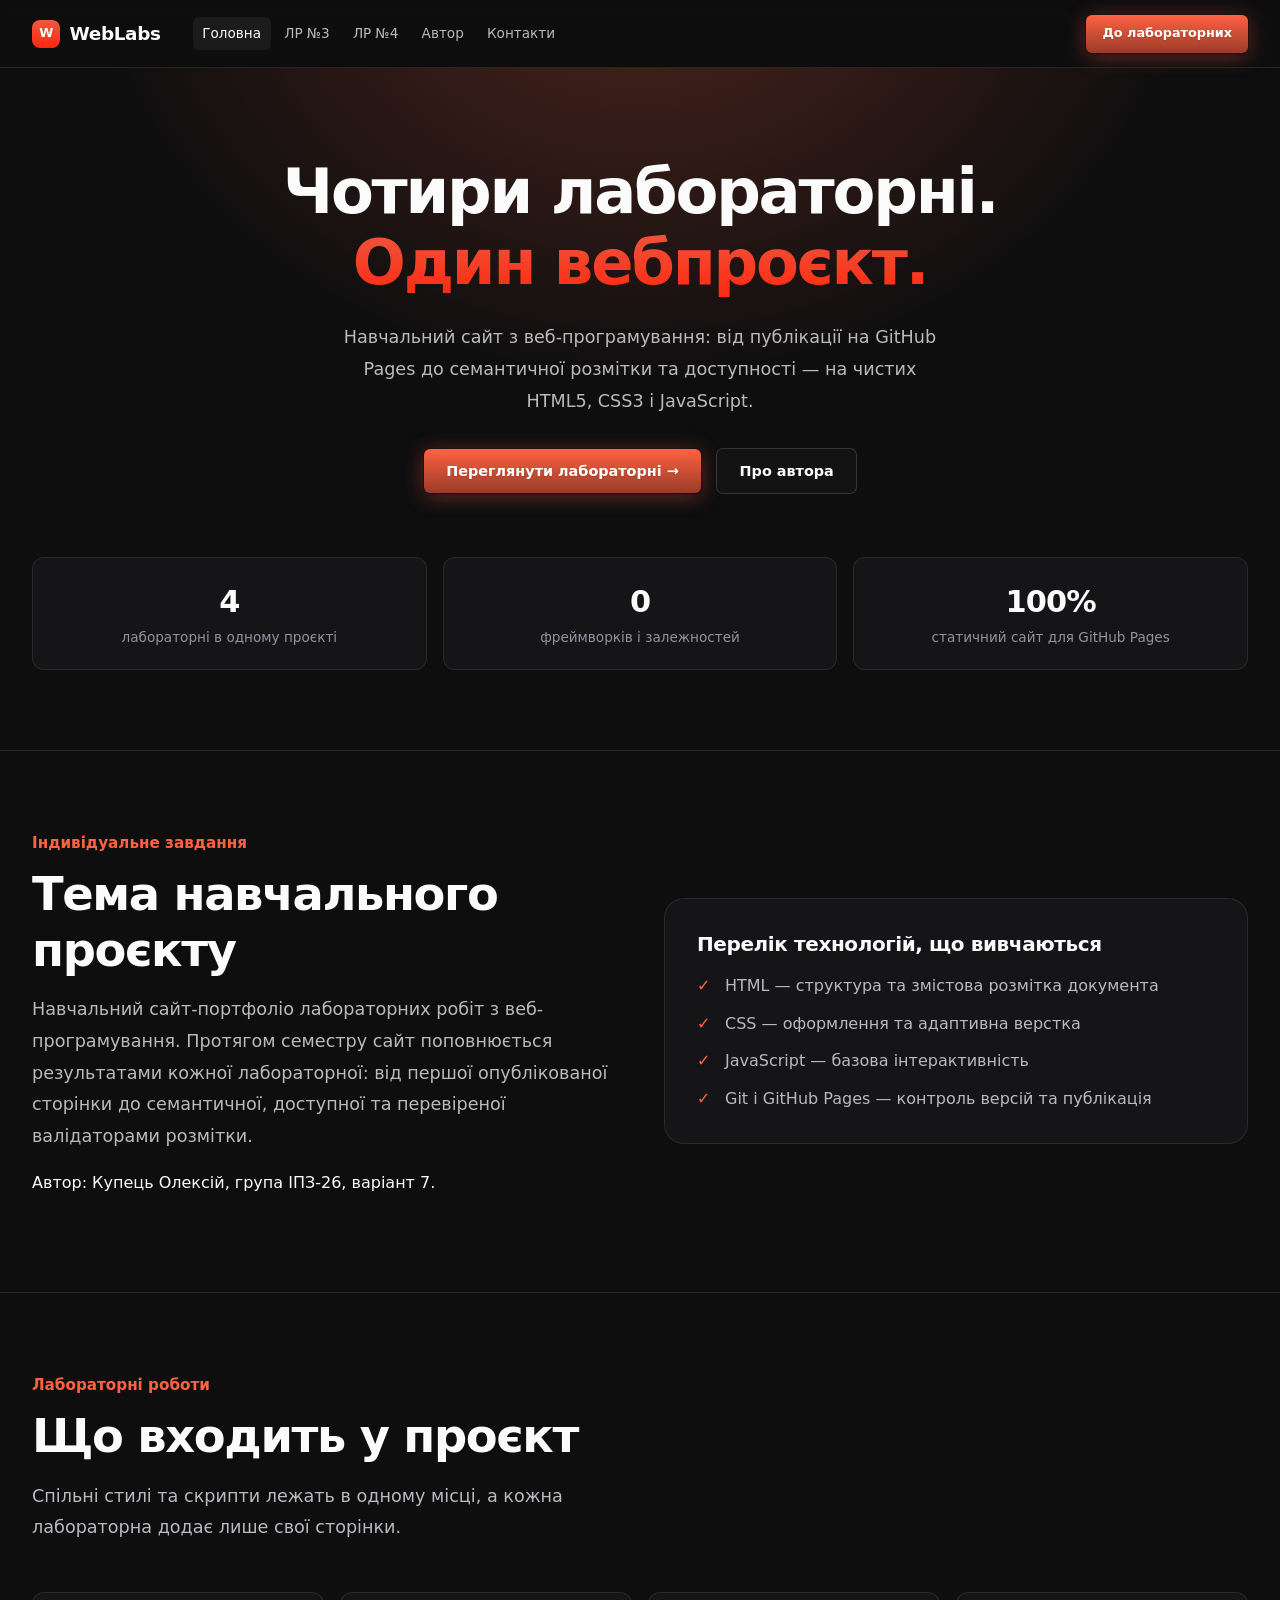
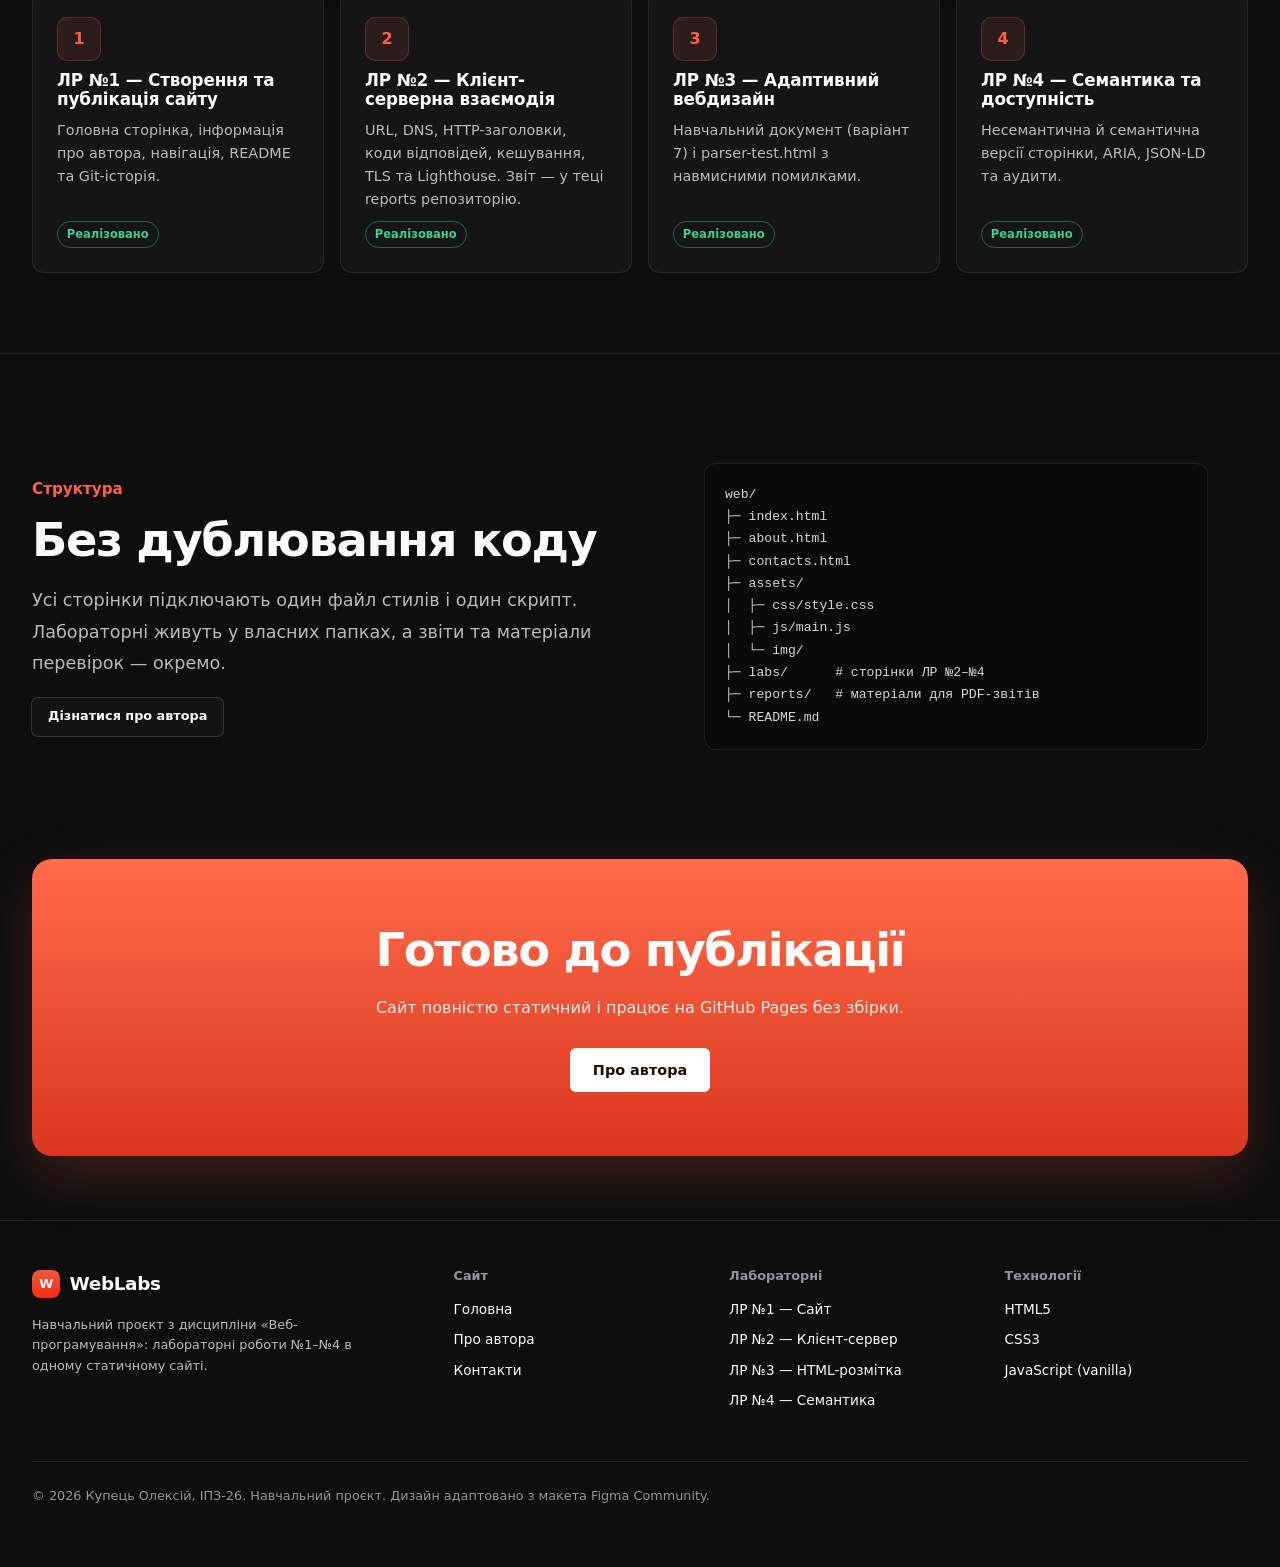
<file: index.html>
<!DOCTYPE html>
<html lang="uk">
<head>
  <meta charset="utf-8">
  <meta name="viewport" content="width=device-width, initial-scale=1">
  <title>WebLabs — лабораторні роботи з веб-програмування</title>
  <meta name="description" content="Навчальний сайт з дисципліни «Веб-програмування»: лабораторні роботи №1–№4 — публікація сайту, клієнт-серверна взаємодія, HTML-розмітка та семантика.">
  <meta name="theme-color" content="#0e0e0f">
  <link rel="icon" href="assets/img/favicon.svg" type="image/svg+xml">
  <link rel="stylesheet" href="assets/css/style.css">
</head>
<body>
<a class="skip-link" href="#main">Перейти до основного вмісту</a>
<header class="site-header">
  <div class="container">
    <a class="logo" href="index.html"><span class="logo-mark" aria-hidden="true">W</span>WebLabs</a>
    <button class="nav-toggle" type="button" aria-expanded="false" aria-controls="primary-nav" aria-label="Меню"><span></span></button>
    <nav class="primary-nav" id="primary-nav" aria-label="Головна навігація">
      <ul class="nav-list"><li><a href="index.html" aria-current="page">Головна</a></li><li><a href="labs/lab3/document.html">ЛР №3</a></li><li><a href="labs/lab4/index.html">ЛР №4</a></li><li><a href="about.html">Автор</a></li><li><a href="contacts.html">Контакти</a></li></ul>
    </nav>
    <div class="header-actions"><a class="btn btn-primary" href="index.html#labs">До лабораторних</a></div>
  </div>
</header>
<main id="main">
  <section class="hero" aria-labelledby="hero-title">
    <div class="container">
      <h1 class="title-xl" id="hero-title">Чотири лабораторні.<br><span class="accent-text">Один вебпроєкт.</span></h1>
      <p class="lead">Навчальний сайт з веб-програмування: від публікації на GitHub Pages до семантичної розмітки та доступності — на чистих HTML5, CSS3 і JavaScript.</p>
      <div class="hero-actions">
        <a class="btn btn-primary btn-lg" href="#labs">Переглянути лабораторні →</a>
        <a class="btn btn-ghost btn-lg" href="about.html">Про автора</a>
      </div>
      <dl class="stats" aria-label="Коротко про проєкт">
        <div class="stat"><dt class="stat-label">лабораторні в одному проєкті</dt><dd class="stat-value">4</dd></div>
        <div class="stat"><dt class="stat-label">фреймворків і залежностей</dt><dd class="stat-value">0</dd></div>
        <div class="stat"><dt class="stat-label">статичний сайт для GitHub Pages</dt><dd class="stat-value">100%</dd></div>
      </dl>
    </div>
  </section>

  <section class="section" id="project" aria-labelledby="project-title">
    <div class="container split">
      <div class="reveal">
        <p class="eyebrow">Індивідуальне завдання</p>
        <h2 class="title-lg" id="project-title">Тема навчального проєкту</h2>
        <p class="lead">Навчальний сайт-портфоліо лабораторних робіт з веб-програмування. Протягом семестру сайт поповнюється результатами кожної лабораторної: від першої опублікованої сторінки до семантичної, доступної та перевіреної валідаторами розмітки.</p>
        <p>Автор: Купець Олексій, група ІПЗ-26, варіант 7.</p>
      </div>
      <div class="panel reveal">
        <h2 class="title-md" id="tech-list-title">Перелік технологій, що вивчаються</h2>
        <ul class="check-list" aria-labelledby="tech-list-title">
          <li>HTML — структура та змістова розмітка документа</li>
          <li>CSS — оформлення та адаптивна верстка</li>
          <li>JavaScript — базова інтерактивність</li>
          <li>Git і GitHub Pages — контроль версій та публікація</li>
        </ul>
      </div>
    </div>
  </section>

  <section class="section" id="labs" aria-labelledby="labs-title">
    <div class="container">
      <div class="section-head reveal">
        <p class="eyebrow">Лабораторні роботи</p>
        <h2 class="title-lg" id="labs-title">Що входить у проєкт</h2>
        <p class="lead">Спільні стилі та скрипти лежать в одному місці, а кожна лабораторна додає лише свої сторінки.</p>
      </div>
      <ul class="card-grid">
        <li class="card reveal"><span class="card-icon" aria-hidden="true">1</span><h3>ЛР №1 — Створення та публікація сайту</h3><p>Головна сторінка, інформація про автора, навігація, README та Git-історія.</p><span class="badge badge-ok">Реалізовано</span></li>
        <li class="card reveal"><span class="card-icon" aria-hidden="true">2</span><h3>ЛР №2 — Клієнт-серверна взаємодія</h3><p>URL, DNS, HTTP-заголовки, коди відповідей, кешування, TLS та Lighthouse. Звіт — у теці reports репозиторію.</p><span class="badge badge-ok">Реалізовано</span></li>
        <li class="card reveal"><span class="card-icon" aria-hidden="true">3</span><h3><a href="labs/lab3/document.html">ЛР №3 — Адаптивний вебдизайн</a></h3><p>Навчальний документ (варіант 7) і parser-test.html з навмисними помилками.</p><span class="badge badge-ok">Реалізовано</span></li>
        <li class="card reveal"><span class="card-icon" aria-hidden="true">4</span><h3><a href="labs/lab4/index.html">ЛР №4 — Семантика та доступність</a></h3><p>Несемантична й семантична версії сторінки, ARIA, JSON-LD та аудити.</p><span class="badge badge-ok">Реалізовано</span></li>
      </ul>
    </div>
  </section>

  <section class="section" aria-labelledby="stack-title">
    <div class="container split">
      <div class="reveal">
        <p class="eyebrow">Структура</p>
        <h2 class="title-lg" id="stack-title">Без дублювання коду</h2>
        <p class="lead">Усі сторінки підключають один файл стилів і один скрипт. Лабораторні живуть у власних папках, а звіти та матеріали перевірок — окремо.</p>
        <a class="btn btn-ghost" href="about.html">Дізнатися про автора</a>
      </div>
      <figure class="reveal"><figcaption class="visually-hidden">Структура папок проєкту</figcaption><pre class="code-block"><code>web/
├─ index.html
├─ about.html
├─ contacts.html
├─ assets/
│  ├─ css/style.css
│  ├─ js/main.js
│  └─ img/
├─ labs/      # сторінки ЛР №2–№4
├─ reports/   # матеріали для PDF-звітів
└─ README.md</code></pre></figure>
    </div>
  </section>

  <section class="container" aria-labelledby="cta-title">
    <div class="cta reveal">
      <h2 class="title-lg" id="cta-title">Готово до публікації</h2>
      <p>Сайт повністю статичний і працює на GitHub Pages без збірки.</p>
      <a class="btn btn-lg" href="about.html">Про автора</a>
    </div>
  </section>
</main>
<footer class="site-footer">
  <div class="container">
    <div class="footer-grid">
      <div>
        <a class="logo" href="index.html"><span class="logo-mark" aria-hidden="true">W</span>WebLabs</a>
        <p class="footer-note">Навчальний проєкт з дисципліни «Веб-програмування»: лабораторні роботи №1–№4 в одному статичному сайті.</p>
      </div>
      <div><h2>Сайт</h2><ul><li><a href="index.html">Головна</a></li><li><a href="about.html">Про автора</a></li><li><a href="contacts.html">Контакти</a></li></ul></div>
      <div><h2>Лабораторні</h2><ul><li><a href="index.html#labs">ЛР №1 — Сайт</a></li><li>ЛР №2 — Клієнт-сервер</li><li><a href="labs/lab3/document.html">ЛР №3 — HTML-розмітка</a></li><li><a href="labs/lab4/index.html">ЛР №4 — Семантика</a></li></ul></div>
      <div><h2>Технології</h2><ul><li>HTML5</li><li>CSS3</li><li>JavaScript (vanilla)</li></ul></div>
    </div>
    <p class="copyright">© <time id="year" datetime="2026">2026</time> Купець Олексій, ІПЗ-26. Навчальний проєкт. Дизайн адаптовано з макета Figma Community.</p>
  </div>
</footer>
<script src="assets/js/main.js" defer></script>
</body>
</html>
</file>
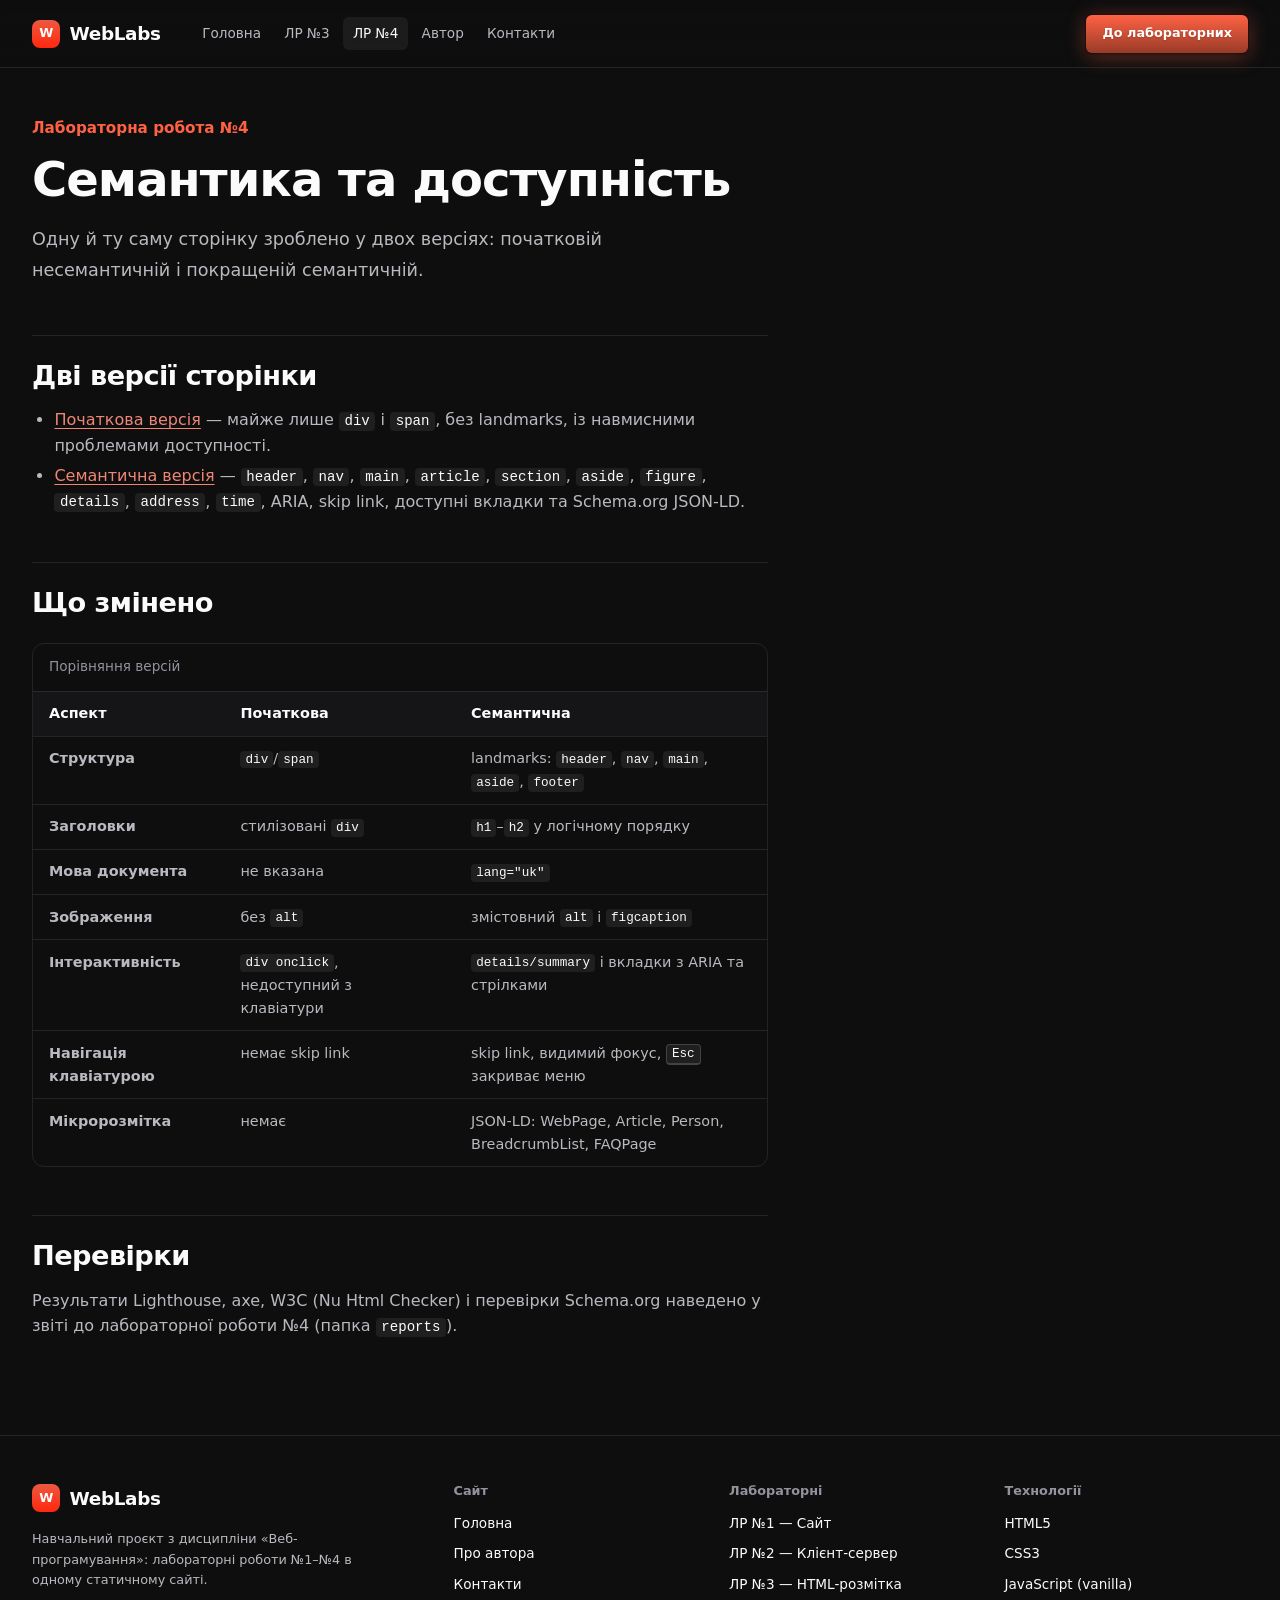
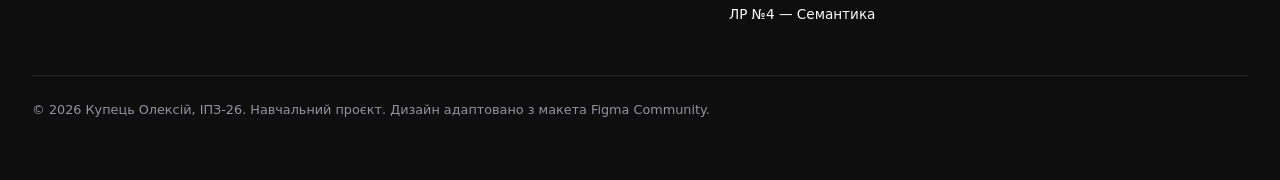
<file: labs/lab4/index.html>
<!DOCTYPE html>
<html lang="uk">
<head>
  <meta charset="utf-8">
  <meta name="viewport" content="width=device-width, initial-scale=1">
  <title>ЛР №4 — Семантика та доступність</title>
  <meta name="description" content="Лабораторна робота №4: несемантична та семантична версії сторінки, ARIA, JSON-LD і аудити.">
  <meta name="theme-color" content="#0e0e0f">
  <link rel="icon" href="../../assets/img/favicon.svg" type="image/svg+xml">
  <link rel="stylesheet" href="../../assets/css/style.css">
  <link rel="stylesheet" href="../../assets/css/article.css">
</head>
<body>
<a class="skip-link" href="#main">Перейти до основного вмісту</a>
<header class="site-header">
  <div class="container">
    <a class="logo" href="../../index.html"><span class="logo-mark" aria-hidden="true">W</span>WebLabs</a>
    <button class="nav-toggle" type="button" aria-expanded="false" aria-controls="primary-nav" aria-label="Меню"><span></span></button>
    <nav class="primary-nav" id="primary-nav" aria-label="Головна навігація">
      <ul class="nav-list"><li><a href="../../index.html">Головна</a></li><li><a href="../../labs/lab3/document.html">ЛР №3</a></li><li><a href="../../labs/lab4/index.html" aria-current="page">ЛР №4</a></li><li><a href="../../about.html">Автор</a></li><li><a href="../../contacts.html">Контакти</a></li></ul>
    </nav>
    <div class="header-actions"><a class="btn btn-primary" href="../../index.html#labs">До лабораторних</a></div>
  </div>
</header>
<main id="main" class="doc">
  <div class="container">
    <article class="prose" aria-labelledby="title">
      <header>
        <p class="eyebrow">Лабораторна робота №4</p>
        <h1 id="title">Семантика та доступність</h1>
        <p class="lead">Одну й ту саму сторінку зроблено у двох версіях: початковій несемантичній і покращеній семантичній.</p>
      </header>
      <section aria-labelledby="versions">
        <h2 id="versions">Дві версії сторінки</h2>
        <ul>
          <li><a href="before.html">Початкова версія</a> — майже лише <code>div</code> і <code>span</code>, без landmarks, із навмисними проблемами доступності.</li>
          <li><a href="after.html">Семантична версія</a> — <code>header</code>, <code>nav</code>, <code>main</code>, <code>article</code>, <code>section</code>, <code>aside</code>, <code>figure</code>, <code>details</code>, <code>address</code>, <code>time</code>, ARIA, skip link, доступні вкладки та Schema.org JSON-LD.</li>
        </ul>
      </section>
      <section aria-labelledby="diff">
        <h2 id="diff">Що змінено</h2>
        <div class="table-wrap">
          <table>
            <caption>Порівняння версій</caption>
            <thead><tr><th scope="col">Аспект</th><th scope="col">Початкова</th><th scope="col">Семантична</th></tr></thead>
            <tbody>
              <tr><th scope="row">Структура</th><td><code>div</code>/<code>span</code></td><td>landmarks: <code>header</code>, <code>nav</code>, <code>main</code>, <code>aside</code>, <code>footer</code></td></tr>
              <tr><th scope="row">Заголовки</th><td>стилізовані <code>div</code></td><td><code>h1</code>–<code>h2</code> у логічному порядку</td></tr>
              <tr><th scope="row">Мова документа</th><td>не вказана</td><td><code>lang="uk"</code></td></tr>
              <tr><th scope="row">Зображення</th><td>без <code>alt</code></td><td>змістовний <code>alt</code> і <code>figcaption</code></td></tr>
              <tr><th scope="row">Інтерактивність</th><td><code>div onclick</code>, недоступний з клавіатури</td><td><code>details/summary</code> і вкладки з ARIA та стрілками</td></tr>
              <tr><th scope="row">Навігація клавіатурою</th><td>немає skip link</td><td>skip link, видимий фокус, <kbd>Esc</kbd> закриває меню</td></tr>
              <tr><th scope="row">Мікророзмітка</th><td>немає</td><td>JSON-LD: WebPage, Article, Person, BreadcrumbList, FAQPage</td></tr>
            </tbody>
          </table>
        </div>
      </section>
      <section aria-labelledby="audits">
        <h2 id="audits">Перевірки</h2>
        <p>Результати Lighthouse, axe, W3C (Nu Html Checker) і перевірки Schema.org наведено у звіті до лабораторної роботи №4 (папка <code>reports</code>).</p>
      </section>
    </article>
  </div>
</main>
<footer class="site-footer">
  <div class="container">
    <div class="footer-grid">
      <div>
        <a class="logo" href="../../index.html"><span class="logo-mark" aria-hidden="true">W</span>WebLabs</a>
        <p class="footer-note">Навчальний проєкт з дисципліни «Веб-програмування»: лабораторні роботи №1–№4 в одному статичному сайті.</p>
      </div>
      <div><h2>Сайт</h2><ul><li><a href="../../index.html">Головна</a></li><li><a href="../../about.html">Про автора</a></li><li><a href="../../contacts.html">Контакти</a></li></ul></div>
      <div><h2>Лабораторні</h2><ul><li><a href="../../index.html#labs">ЛР №1 — Сайт</a></li><li>ЛР №2 — Клієнт-сервер</li><li><a href="../../labs/lab3/document.html">ЛР №3 — HTML-розмітка</a></li><li><a href="../../labs/lab4/index.html">ЛР №4 — Семантика</a></li></ul></div>
      <div><h2>Технології</h2><ul><li>HTML5</li><li>CSS3</li><li>JavaScript (vanilla)</li></ul></div>
    </div>
    <p class="copyright">© <time id="year" datetime="2026">2026</time> Купець Олексій, ІПЗ-26. Навчальний проєкт. Дизайн адаптовано з макета Figma Community.</p>
  </div>
</footer>
<script src="../../assets/js/main.js" defer></script>
</body>
</html>
</file>
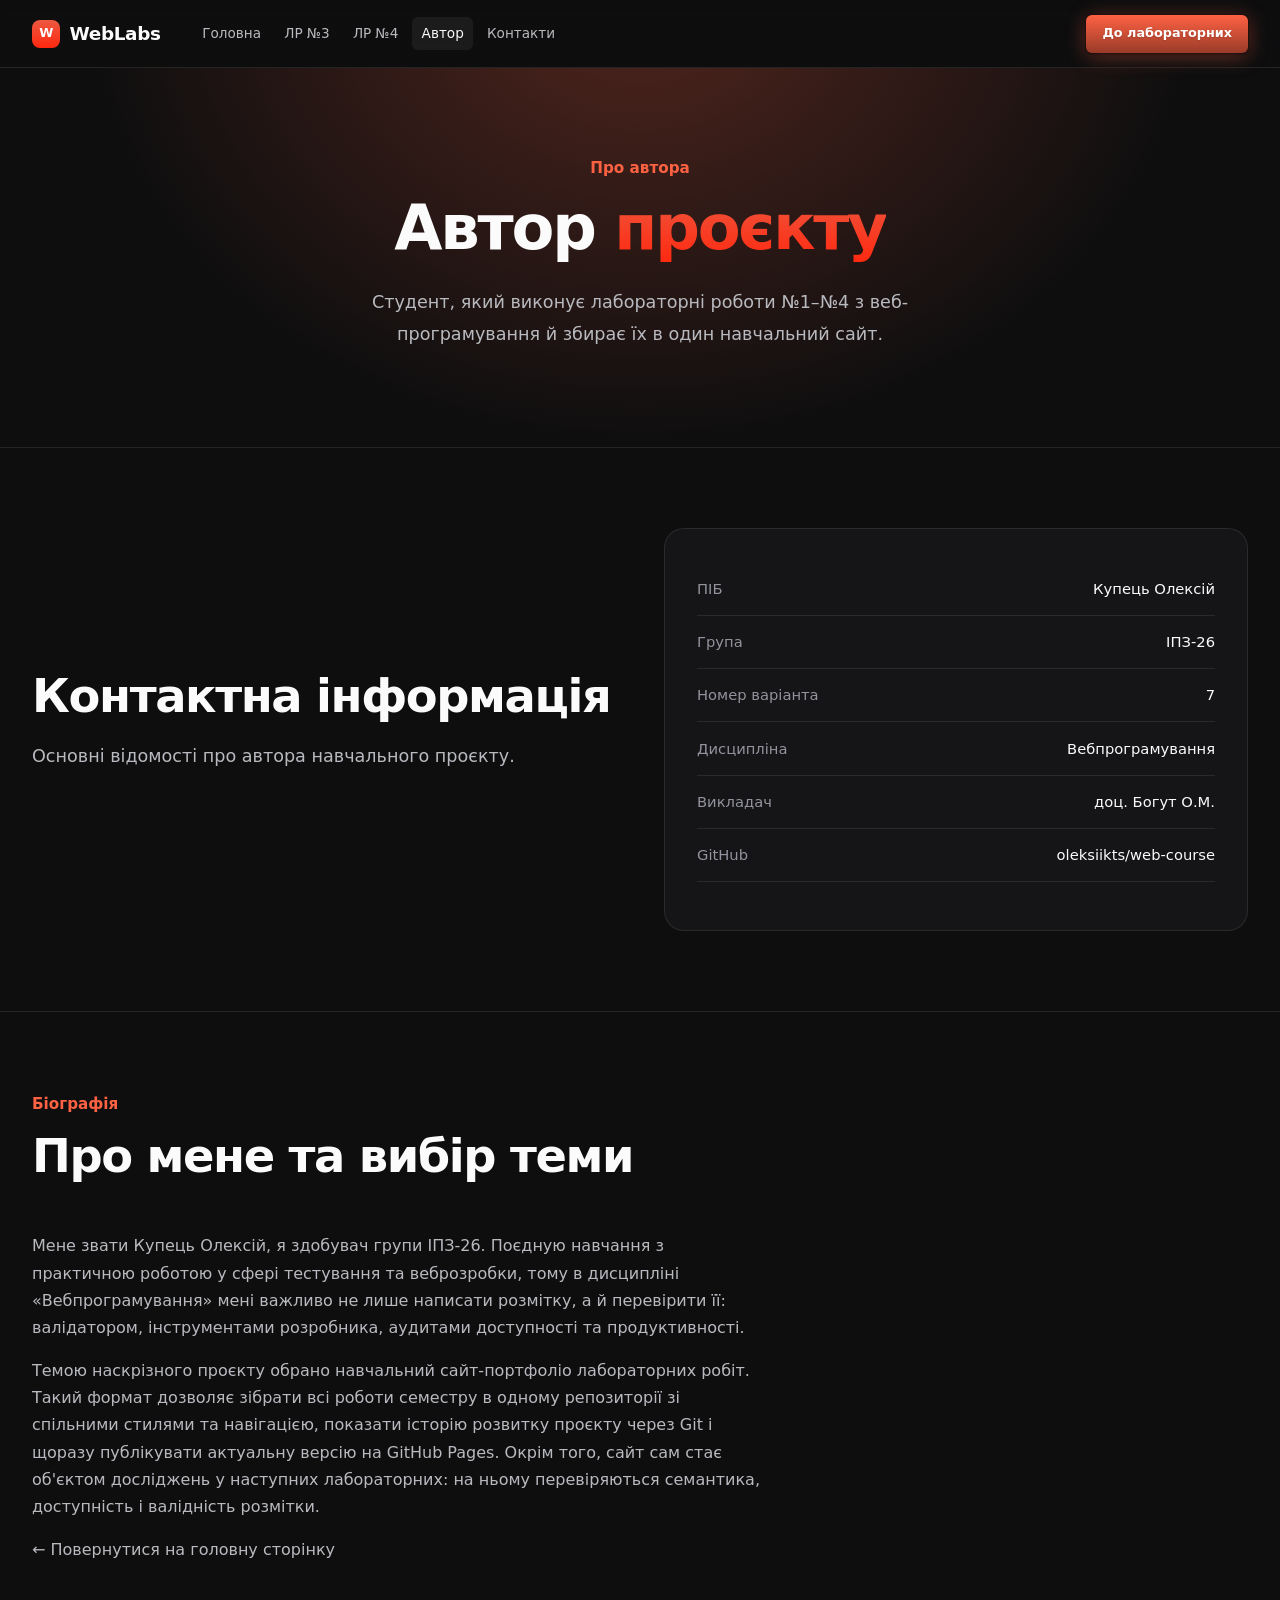
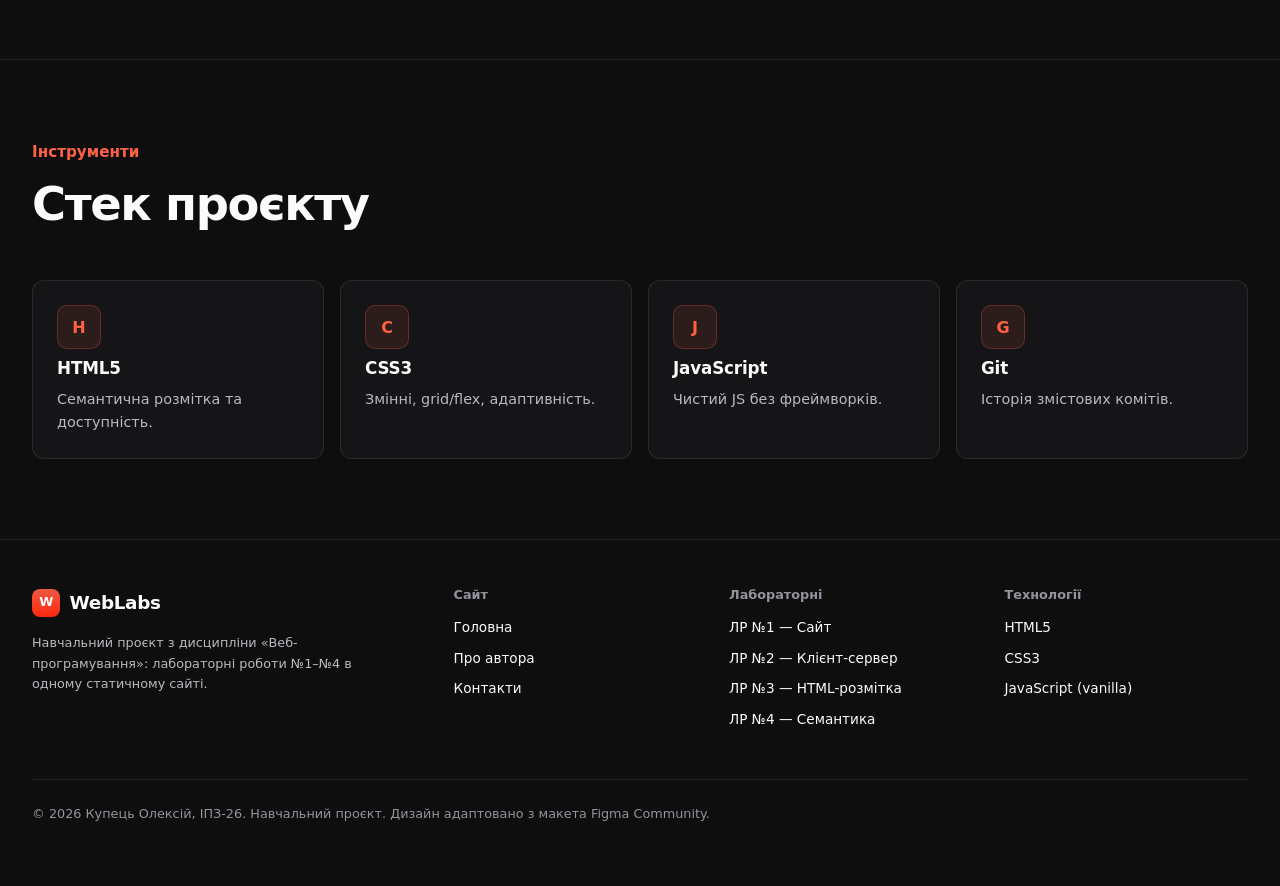
<file: about.html>
<!DOCTYPE html>
<html lang="uk">
<head>
  <meta charset="utf-8">
  <meta name="viewport" content="width=device-width, initial-scale=1">
  <title>Про автора — WebLabs</title>
  <meta name="description" content="Інформація про автора навчального проєкту з дисципліни «Веб-програмування».">
  <meta name="theme-color" content="#0e0e0f">
  <link rel="icon" href="assets/img/favicon.svg" type="image/svg+xml">
  <link rel="stylesheet" href="assets/css/style.css">
</head>
<body>
<a class="skip-link" href="#main">Перейти до основного вмісту</a>
<header class="site-header">
  <div class="container">
    <a class="logo" href="index.html"><span class="logo-mark" aria-hidden="true">W</span>WebLabs</a>
    <button class="nav-toggle" type="button" aria-expanded="false" aria-controls="primary-nav" aria-label="Меню"><span></span></button>
    <nav class="primary-nav" id="primary-nav" aria-label="Головна навігація">
      <ul class="nav-list"><li><a href="index.html">Головна</a></li><li><a href="labs/lab3/document.html">ЛР №3</a></li><li><a href="labs/lab4/index.html">ЛР №4</a></li><li><a href="about.html" aria-current="page">Автор</a></li><li><a href="contacts.html">Контакти</a></li></ul>
    </nav>
    <div class="header-actions"><a class="btn btn-primary" href="index.html#labs">До лабораторних</a></div>
  </div>
</header>
<main id="main">
  <section class="hero" aria-labelledby="about-title">
    <div class="container">
      <p class="eyebrow">Про автора</p>
      <h1 class="title-xl" id="about-title">Автор <span class="accent-text">проєкту</span></h1>
      <p class="lead">Студент, який виконує лабораторні роботи №1–№4 з веб-програмування й збирає їх в один навчальний сайт.</p>
    </div>
  </section>
  <section class="section" aria-labelledby="info-title">
    <div class="container split">
      <div class="reveal">
        <h2 class="title-lg" id="info-title">Контактна інформація</h2>
        <p class="lead">Основні відомості про автора навчального проєкту.</p>
      </div>
      <div class="panel reveal">
        <dl class="facts">
          <div><dt>ПІБ</dt><dd>Купець Олексій</dd></div>
          <div><dt>Група</dt><dd>ІПЗ-26</dd></div>
          <div><dt>Номер варіанта</dt><dd>7</dd></div>
          <div><dt>Дисципліна</dt><dd>Вебпрограмування</dd></div>
          <div><dt>Викладач</dt><dd>доц. Богут О.М.</dd></div>
          <div><dt>GitHub</dt><dd><a href="https://github.com/oleksiikts/web-course" rel="noopener">oleksiikts/web-course</a></dd></div>
        </dl>
      </div>
    </div>
  </section>
  <section class="section" aria-labelledby="bio-title">
    <div class="container">
      <div class="section-head reveal"><p class="eyebrow">Біографія</p><h2 class="title-lg" id="bio-title">Про мене та вибір теми</h2></div>
      <div class="prose-block reveal">
        <p>Мене звати Купець Олексій, я здобувач групи ІПЗ-26. Поєдную навчання з практичною роботою у сфері тестування та веброзробки, тому в дисципліні «Вебпрограмування» мені важливо не лише написати розмітку, а й перевірити її: валідатором, інструментами розробника, аудитами доступності та продуктивності.</p>
        <p>Темою наскрізного проєкту обрано навчальний сайт-портфоліо лабораторних робіт. Такий формат дозволяє зібрати всі роботи семестру в одному репозиторії зі спільними стилями та навігацією, показати історію розвитку проєкту через Git і щоразу публікувати актуальну версію на GitHub Pages. Окрім того, сайт сам стає об'єктом досліджень у наступних лабораторних: на ньому перевіряються семантика, доступність і валідність розмітки.</p>
        <p><a href="index.html">← Повернутися на головну сторінку</a></p>
      </div>
    </div>
  </section>
  <section class="section" aria-labelledby="tech-title">
    <div class="container">
      <div class="section-head reveal"><p class="eyebrow">Інструменти</p><h2 class="title-lg" id="tech-title">Стек проєкту</h2></div>
      <ul class="card-grid">
        <li class="card reveal"><span class="card-icon" aria-hidden="true">H</span><h3>HTML5</h3><p>Семантична розмітка та доступність.</p></li>
        <li class="card reveal"><span class="card-icon" aria-hidden="true">C</span><h3>CSS3</h3><p>Змінні, grid/flex, адаптивність.</p></li>
        <li class="card reveal"><span class="card-icon" aria-hidden="true">J</span><h3>JavaScript</h3><p>Чистий JS без фреймворків.</p></li>
        <li class="card reveal"><span class="card-icon" aria-hidden="true">G</span><h3>Git</h3><p>Історія змістових комітів.</p></li>
      </ul>
    </div>
  </section>
</main>
<footer class="site-footer">
  <div class="container">
    <div class="footer-grid">
      <div>
        <a class="logo" href="index.html"><span class="logo-mark" aria-hidden="true">W</span>WebLabs</a>
        <p class="footer-note">Навчальний проєкт з дисципліни «Веб-програмування»: лабораторні роботи №1–№4 в одному статичному сайті.</p>
      </div>
      <div><h2>Сайт</h2><ul><li><a href="index.html">Головна</a></li><li><a href="about.html">Про автора</a></li><li><a href="contacts.html">Контакти</a></li></ul></div>
      <div><h2>Лабораторні</h2><ul><li><a href="index.html#labs">ЛР №1 — Сайт</a></li><li>ЛР №2 — Клієнт-сервер</li><li><a href="labs/lab3/document.html">ЛР №3 — HTML-розмітка</a></li><li><a href="labs/lab4/index.html">ЛР №4 — Семантика</a></li></ul></div>
      <div><h2>Технології</h2><ul><li>HTML5</li><li>CSS3</li><li>JavaScript (vanilla)</li></ul></div>
    </div>
    <p class="copyright">© <time id="year" datetime="2026">2026</time> Купець Олексій, ІПЗ-26. Навчальний проєкт. Дизайн адаптовано з макета Figma Community.</p>
  </div>
</footer>
<script src="assets/js/main.js" defer></script>
</body>
</html>
</file>
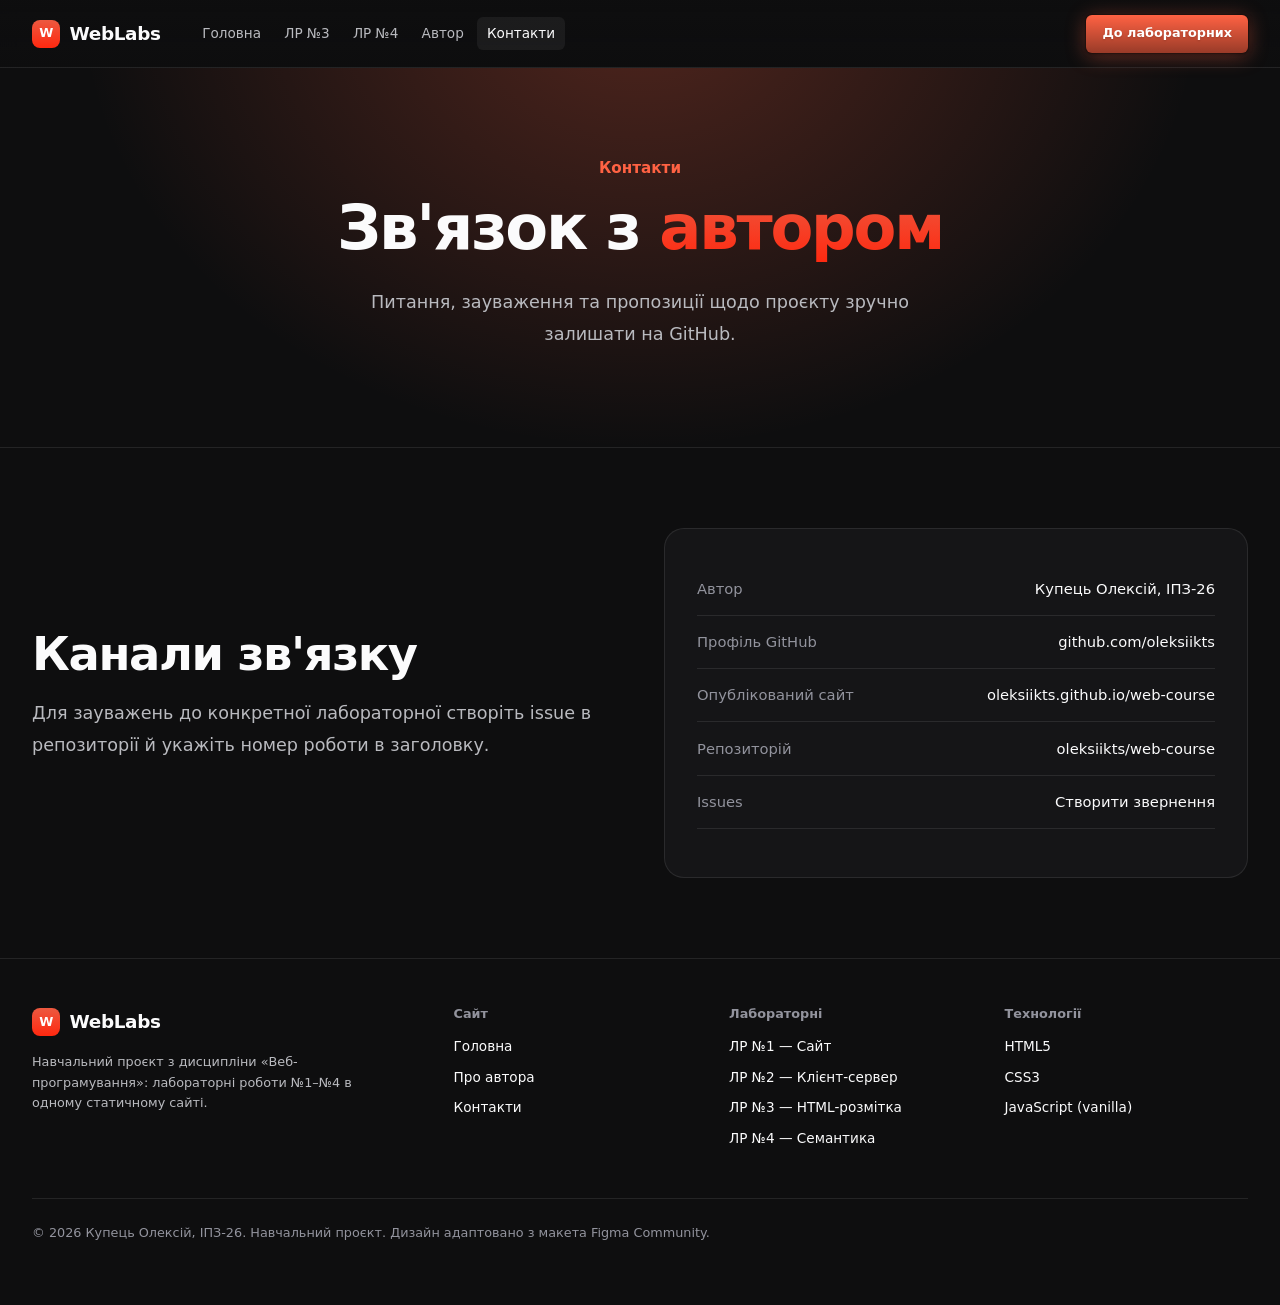
<file: contacts.html>
<!DOCTYPE html>
<html lang="uk">
<head>
  <meta charset="utf-8">
  <meta name="viewport" content="width=device-width, initial-scale=1">
  <title>Контакти — WebLabs</title>
  <meta name="description" content="Контакти автора навчального проєкту з вебпрограмування.">
  <meta name="theme-color" content="#0e0e0f">
  <link rel="icon" href="assets/img/favicon.svg" type="image/svg+xml">
  <link rel="stylesheet" href="assets/css/style.css">
</head>
<body>
<a class="skip-link" href="#main">Перейти до основного вмісту</a>
<header class="site-header">
  <div class="container">
    <a class="logo" href="index.html"><span class="logo-mark" aria-hidden="true">W</span>WebLabs</a>
    <button class="nav-toggle" type="button" aria-expanded="false" aria-controls="primary-nav" aria-label="Меню"><span></span></button>
    <nav class="primary-nav" id="primary-nav" aria-label="Головна навігація">
      <ul class="nav-list"><li><a href="index.html">Головна</a></li><li><a href="labs/lab3/document.html">ЛР №3</a></li><li><a href="labs/lab4/index.html">ЛР №4</a></li><li><a href="about.html">Автор</a></li><li><a href="contacts.html" aria-current="page">Контакти</a></li></ul>
    </nav>
    <div class="header-actions"><a class="btn btn-primary" href="index.html#labs">До лабораторних</a></div>
  </div>
</header>
<main id="main">
  <section class="hero" aria-labelledby="contacts-title">
    <div class="container">
      <p class="eyebrow">Контакти</p>
      <h1 class="title-xl" id="contacts-title">Зв'язок з <span class="accent-text">автором</span></h1>
      <p class="lead">Питання, зауваження та пропозиції щодо проєкту зручно залишати на GitHub.</p>
    </div>
  </section>
  <section class="section" aria-labelledby="channels-title">
    <div class="container split">
      <div class="reveal">
        <h2 class="title-lg" id="channels-title">Канали зв'язку</h2>
        <p class="lead">Для зауважень до конкретної лабораторної створіть issue в репозиторії й укажіть номер роботи в заголовку.</p>
      </div>
      <div class="panel reveal">
        <address>
          <dl class="facts">
            <div><dt>Автор</dt><dd>Купець Олексій, ІПЗ-26</dd></div>
            <div><dt>Профіль GitHub</dt><dd><a href="https://github.com/oleksiikts" rel="noopener">github.com/oleksiikts</a></dd></div>
            <div><dt>Опублікований сайт</dt><dd><a href="https://oleksiikts.github.io/web-course/">oleksiikts.github.io/web-course</a></dd></div>
            <div><dt>Репозиторій</dt><dd><a href="https://github.com/oleksiikts/web-course" rel="noopener">oleksiikts/web-course</a></dd></div>
            <div><dt>Issues</dt><dd><a href="https://github.com/oleksiikts/web-course/issues" rel="noopener">Створити звернення</a></dd></div>
          </dl>
        </address>
      </div>
    </div>
  </section>
</main>
<footer class="site-footer">
  <div class="container">
    <div class="footer-grid">
      <div>
        <a class="logo" href="index.html"><span class="logo-mark" aria-hidden="true">W</span>WebLabs</a>
        <p class="footer-note">Навчальний проєкт з дисципліни «Веб-програмування»: лабораторні роботи №1–№4 в одному статичному сайті.</p>
      </div>
      <div><h2>Сайт</h2><ul><li><a href="index.html">Головна</a></li><li><a href="about.html">Про автора</a></li><li><a href="contacts.html">Контакти</a></li></ul></div>
      <div><h2>Лабораторні</h2><ul><li><a href="index.html#labs">ЛР №1 — Сайт</a></li><li>ЛР №2 — Клієнт-сервер</li><li><a href="labs/lab3/document.html">ЛР №3 — HTML-розмітка</a></li><li><a href="labs/lab4/index.html">ЛР №4 — Семантика</a></li></ul></div>
      <div><h2>Технології</h2><ul><li>HTML5</li><li>CSS3</li><li>JavaScript (vanilla)</li></ul></div>
    </div>
    <p class="copyright">© <time id="year" datetime="2026">2026</time> Купець Олексій, ІПЗ-26. Навчальний проєкт. Дизайн адаптовано з макета Figma Community.</p>
  </div>
</footer>
<script src="assets/js/main.js" defer></script>
</body>
</html>
</file>
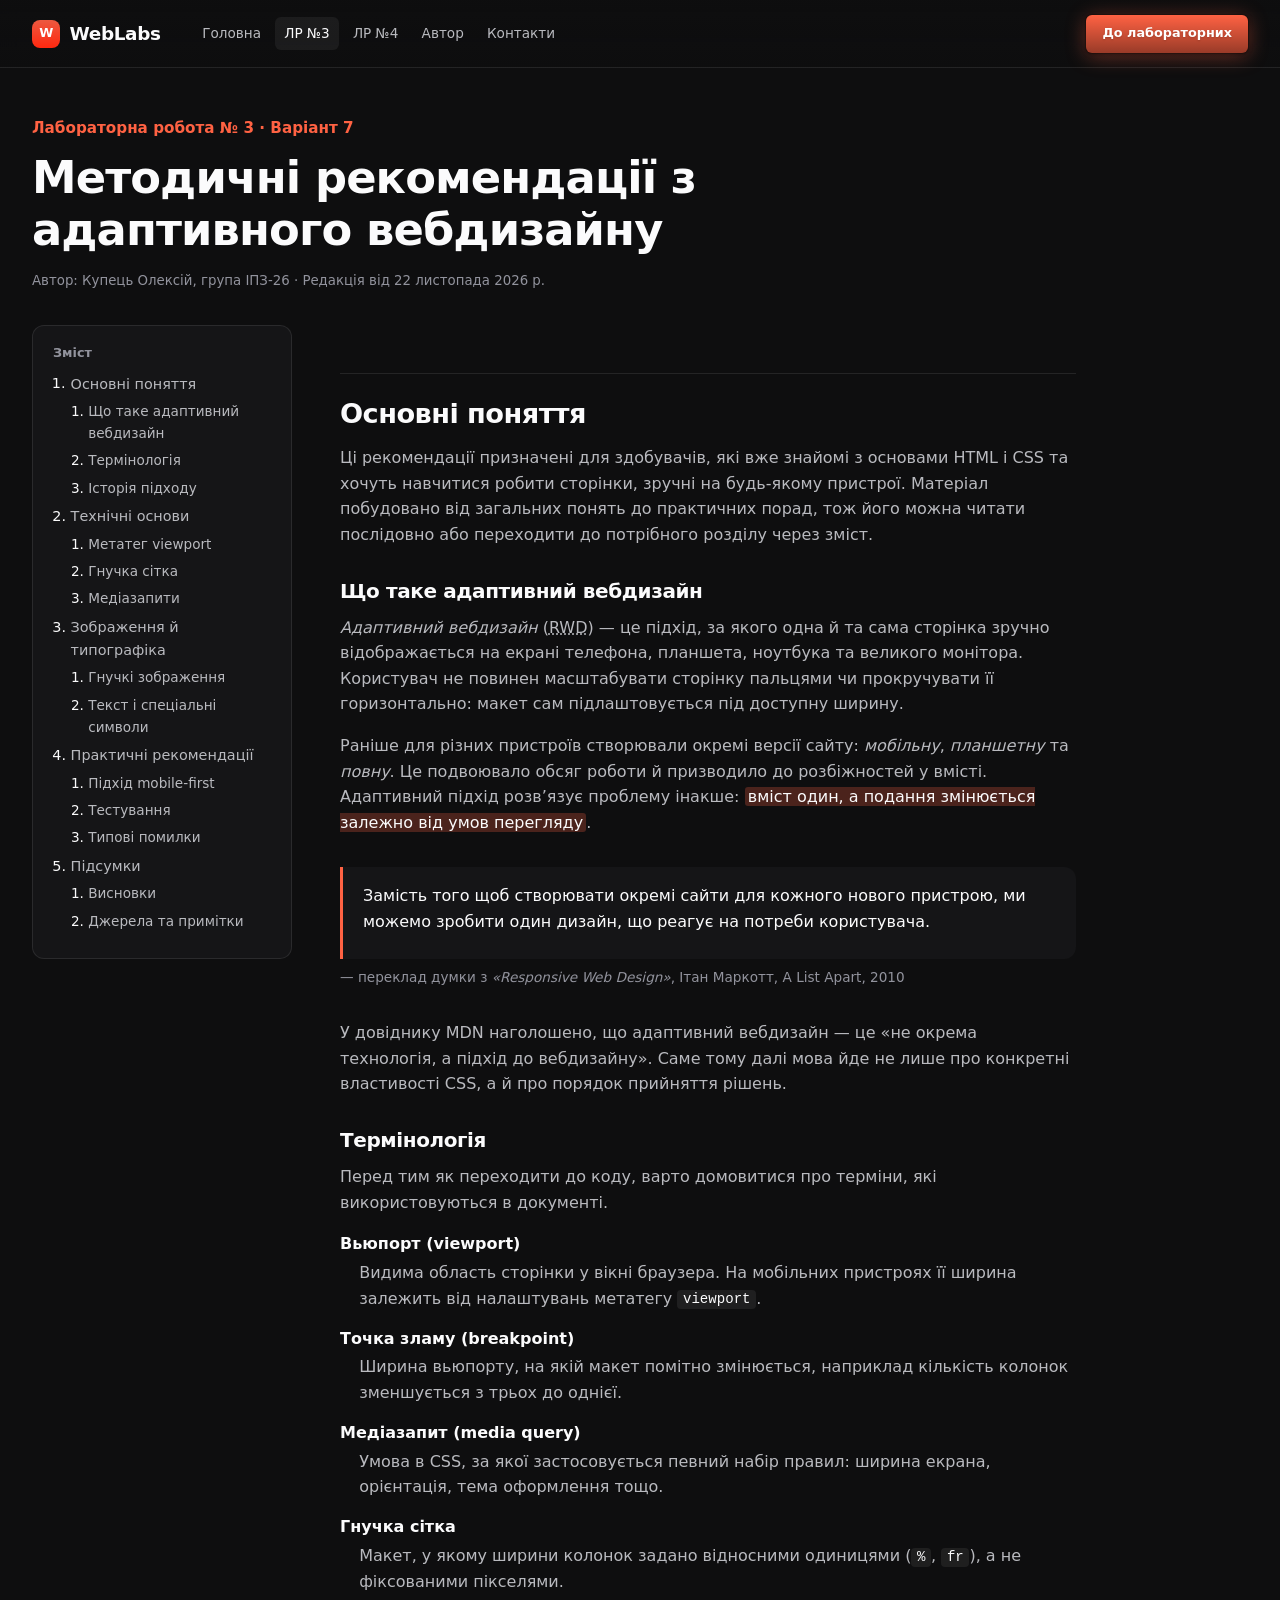
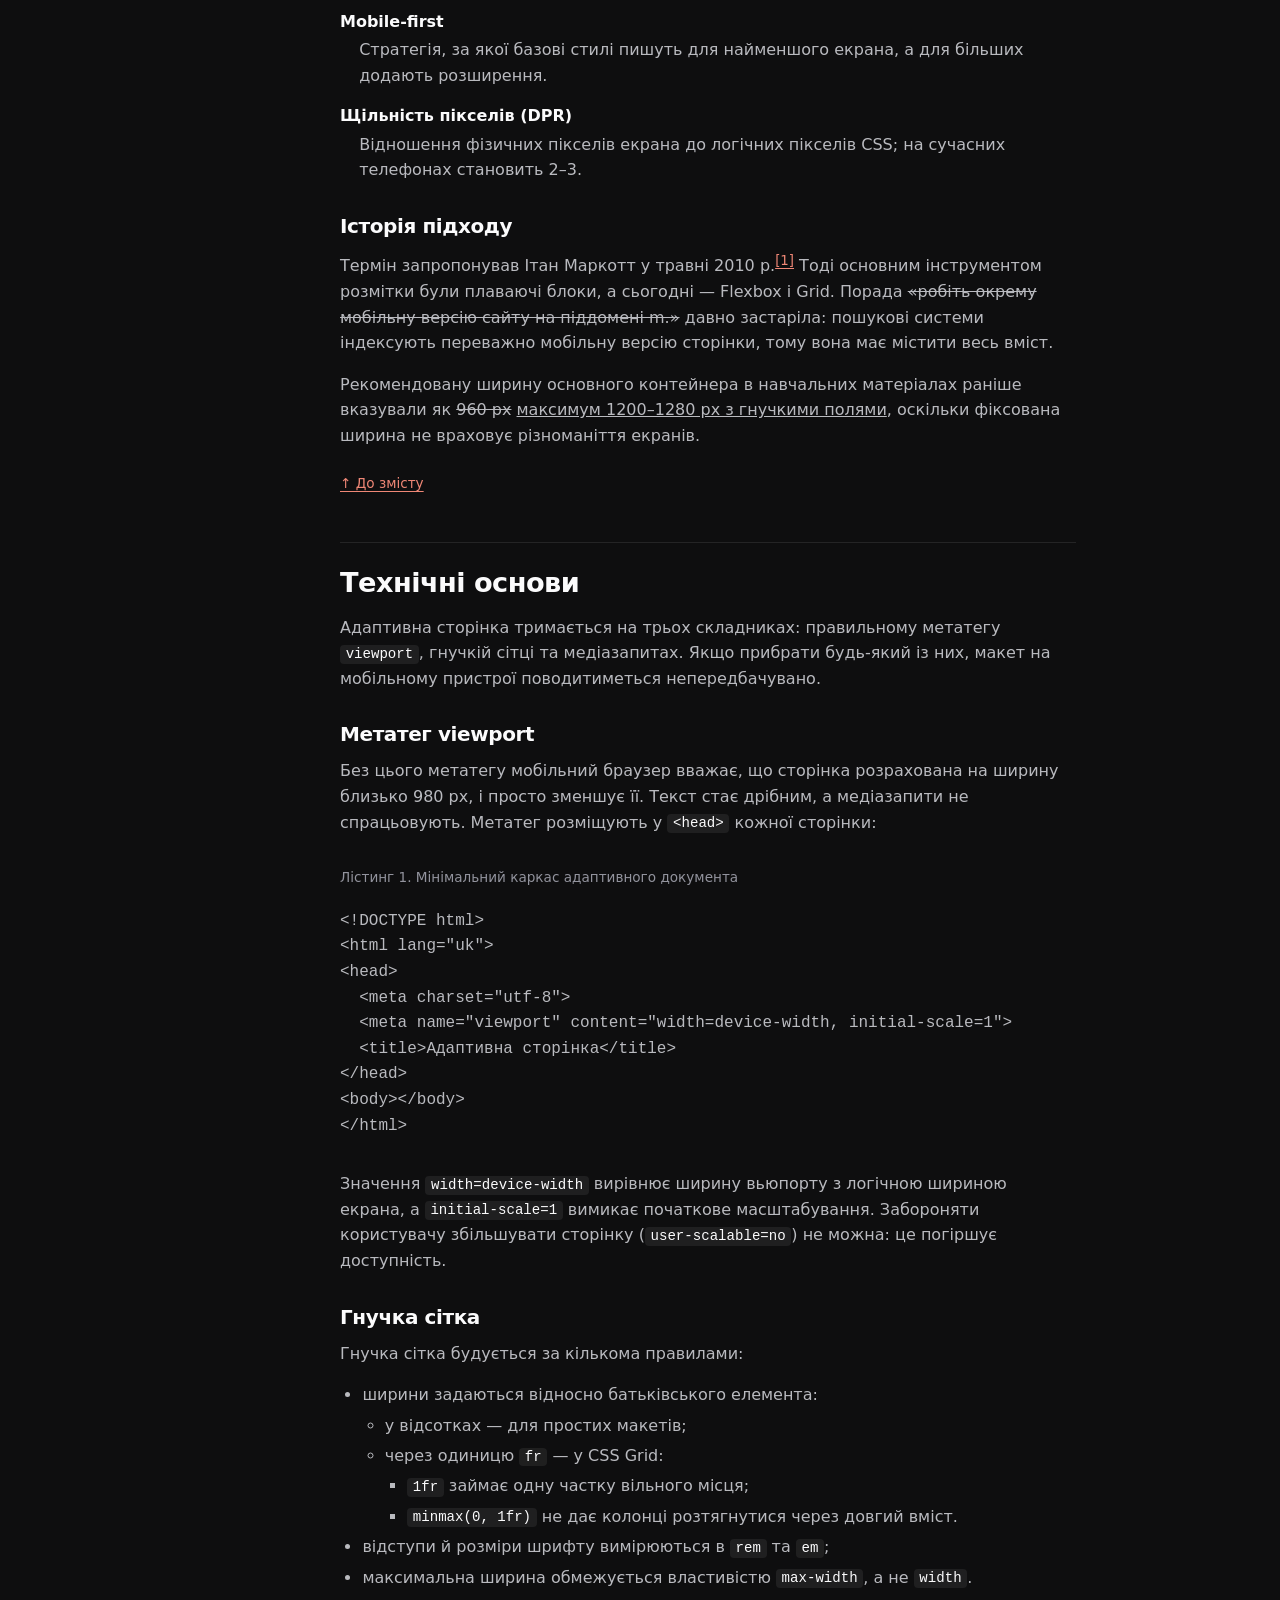
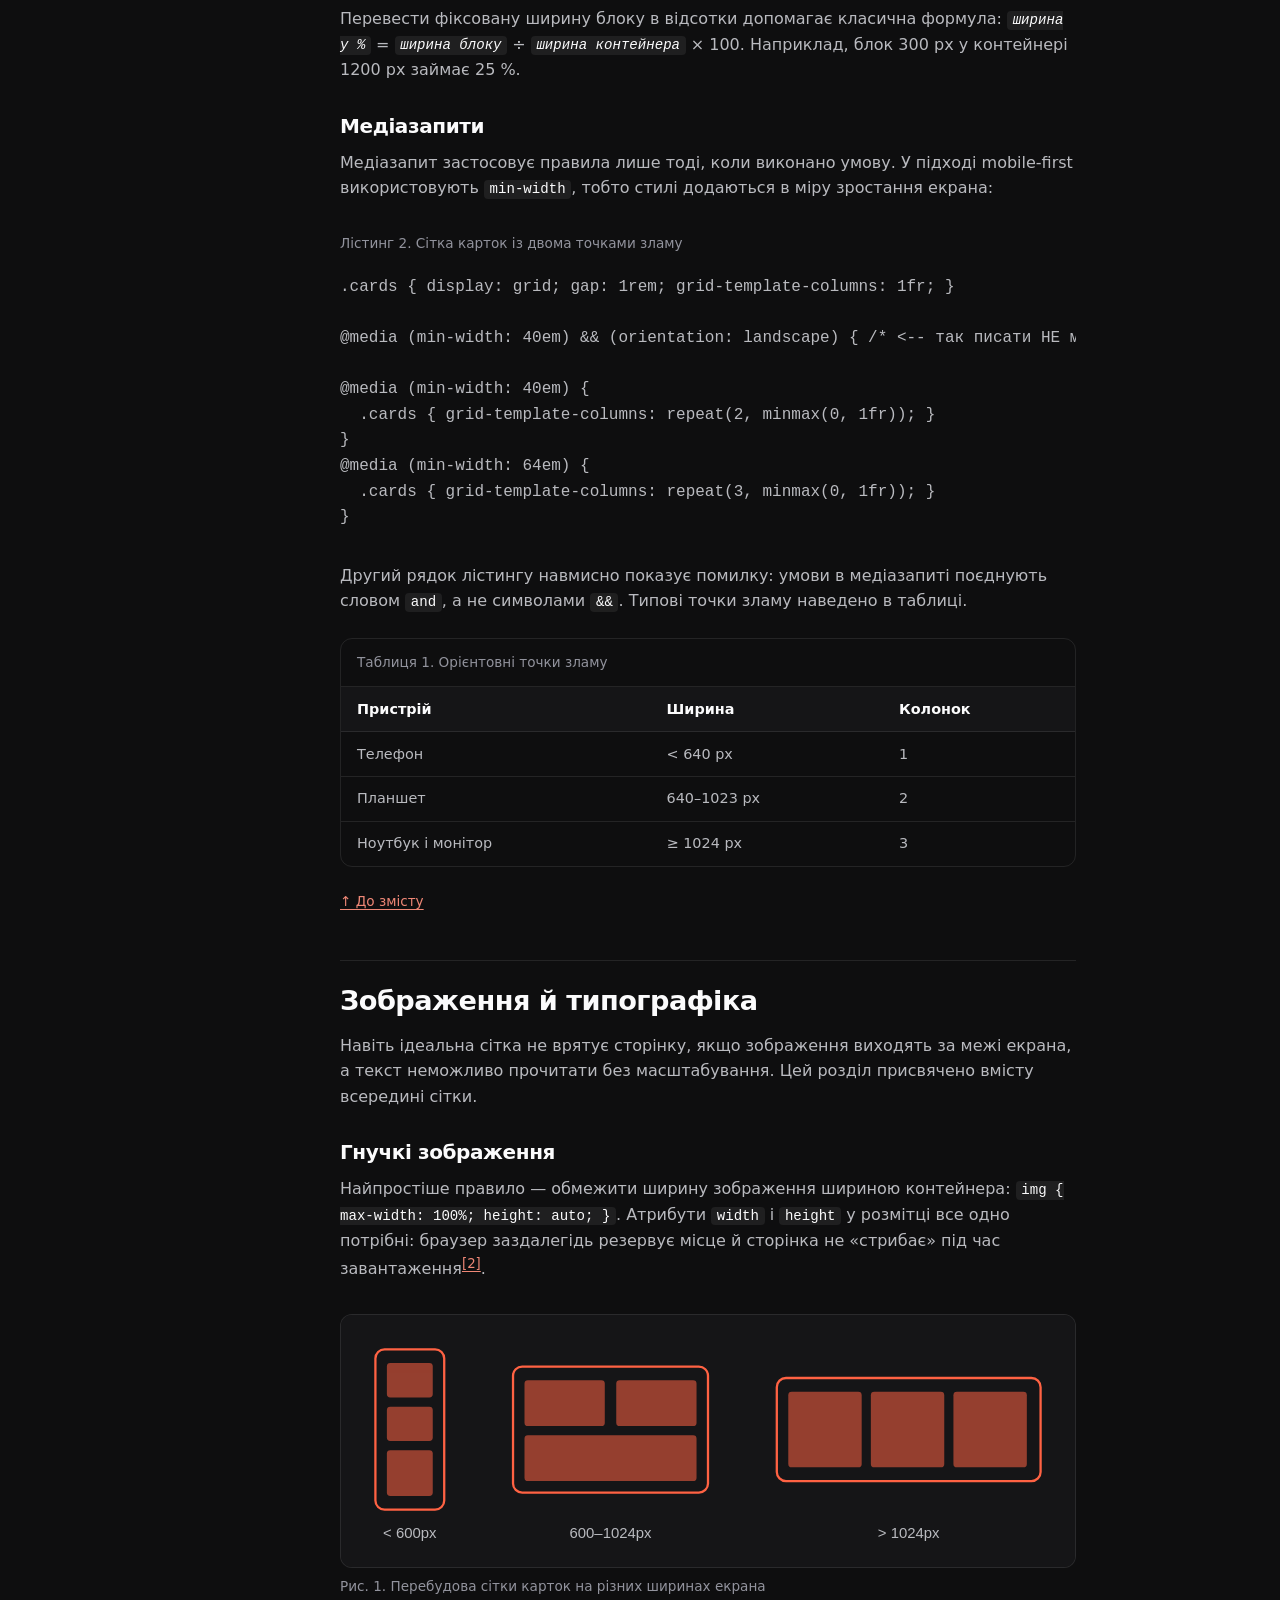
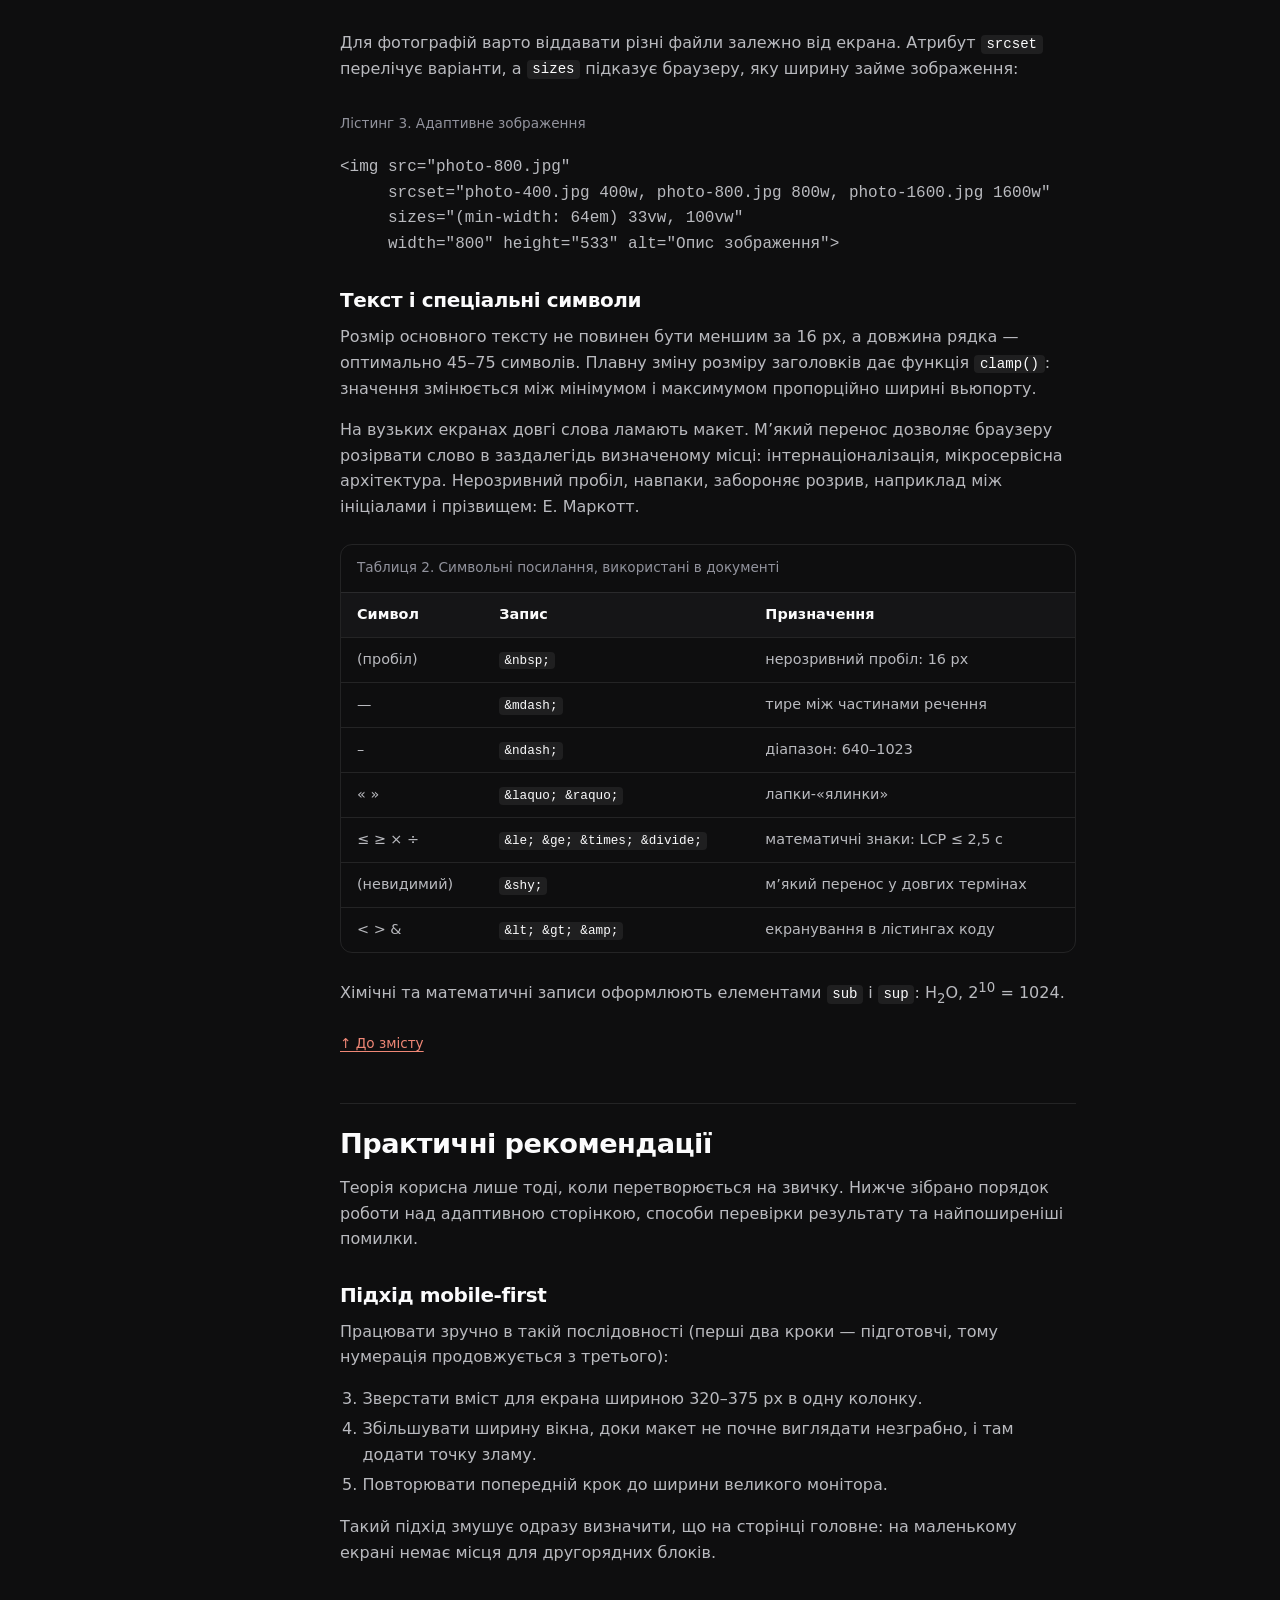
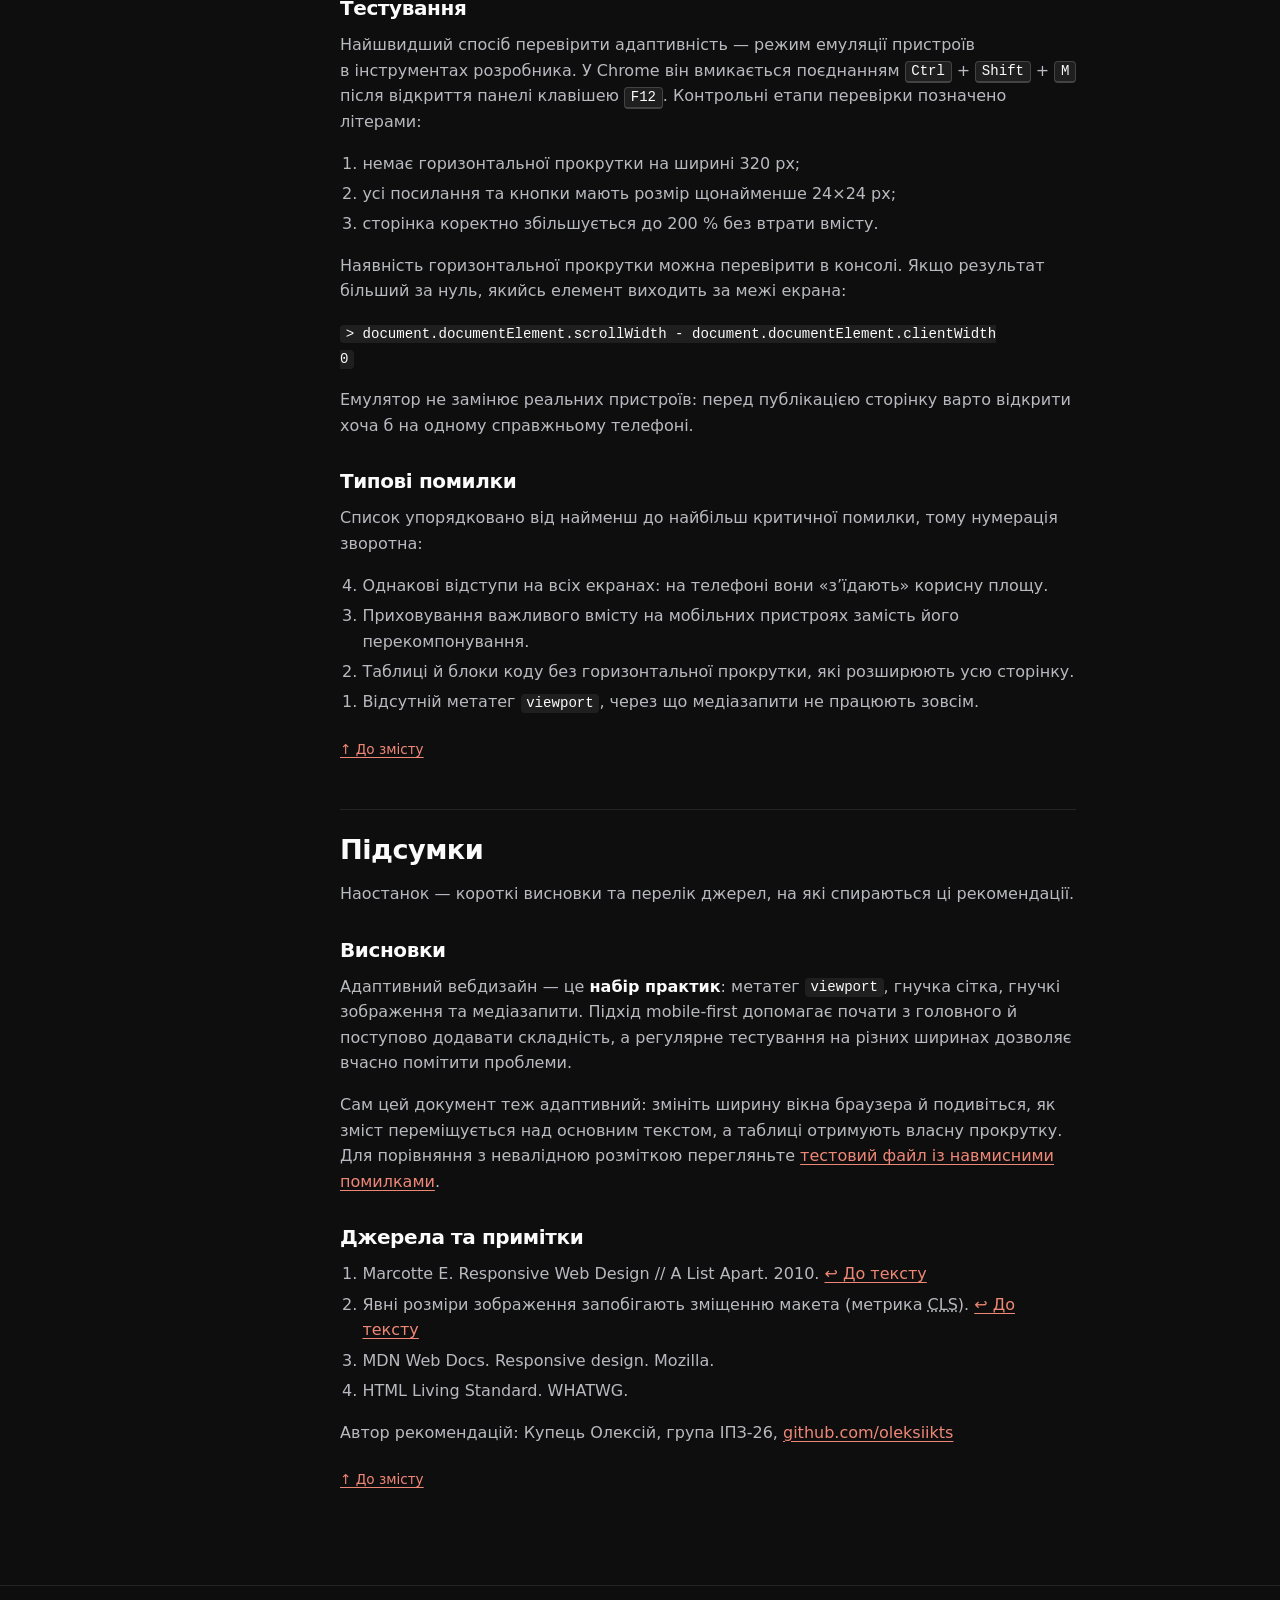
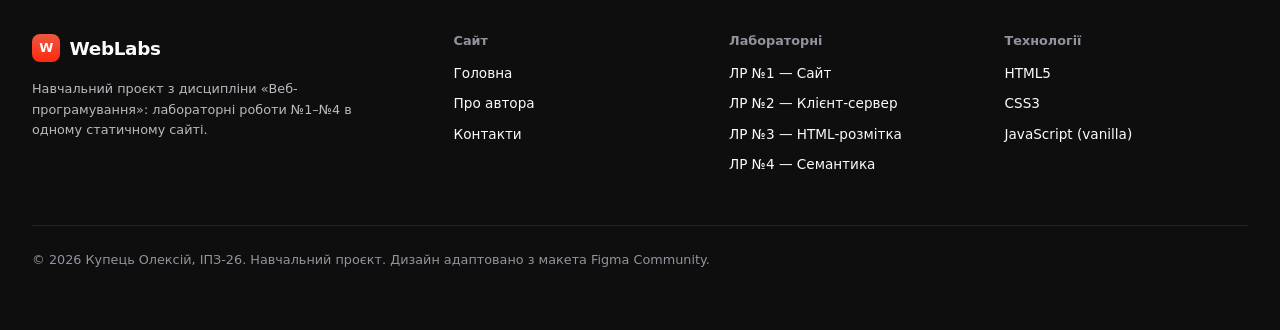
<file: labs/lab3/document.html>
<!DOCTYPE html>
<html lang="uk">
<head>
  <meta charset="utf-8">
  <meta name="viewport" content="width=device-width, initial-scale=1">
  <title>Методичні рекомендації з адаптивного вебдизайну — ЛР №3</title>
  <meta name="description" content="Методичні рекомендації з адаптивного вебдизайну: viewport, гнучка сітка, медіазапити, зображення, mobile-first.">
  <meta name="theme-color" content="#0e0e0f">
  <link rel="icon" href="../../assets/img/favicon.svg" type="image/svg+xml">
  <link rel="stylesheet" href="../../assets/css/style.css">
  <link rel="stylesheet" href="../../assets/css/article.css">
</head>
<body>
<a class="skip-link" href="#main">Перейти до основного вмісту</a>
<header class="site-header">
  <div class="container">
    <a class="logo" href="../../index.html"><span class="logo-mark" aria-hidden="true">W</span>WebLabs</a>
    <button class="nav-toggle" type="button" aria-expanded="false" aria-controls="primary-nav" aria-label="Меню"><span></span></button>
    <nav class="primary-nav" id="primary-nav" aria-label="Головна навігація">
      <ul class="nav-list"><li><a href="../../index.html">Головна</a></li><li><a href="../../labs/lab3/document.html" aria-current="page">ЛР №3</a></li><li><a href="../../labs/lab4/index.html">ЛР №4</a></li><li><a href="../../about.html">Автор</a></li><li><a href="../../contacts.html">Контакти</a></li></ul>
    </nav>
    <div class="header-actions"><a class="btn btn-primary" href="../../index.html#labs">До лабораторних</a></div>
  </div>
</header>
<main id="main" class="doc">
  <div class="container">
    <header class="doc-head">
        <p class="eyebrow">Лабораторна робота №&nbsp;3 · Варіант&nbsp;7</p>
        <h1 id="doc-title">Методичні рекомендації з адаптивного вебдизайну</h1>
        <p><small>Автор: Купець Олексій, група ІПЗ-26 · Редакція від <time datetime="2026-11-22">22 листопада 2026&nbsp;р.</time></small></p>
      </header>
    <div class="doc-layout">
    <nav class="doc-toc" aria-labelledby="toc-title">
      <h2 id="toc-title">Зміст</h2>
      <ol>
        <li><a href="#intro">Основні поняття</a>
          <ol>
            <li><a href="#intro-what">Що таке адаптивний вебдизайн</a></li>
            <li><a href="#intro-terms">Термінологія</a></li>
            <li><a href="#intro-history">Історія підходу</a></li>
          </ol>
        </li>
        <li><a href="#basics">Технічні основи</a>
          <ol>
            <li><a href="#basics-viewport">Метатег viewport</a></li>
            <li><a href="#basics-grid">Гнучка сітка</a></li>
            <li><a href="#basics-media">Медіазапити</a></li>
          </ol>
        </li>
        <li><a href="#media">Зображення й типографіка</a>
          <ol>
            <li><a href="#media-images">Гнучкі зображення</a></li>
            <li><a href="#media-text">Текст і спеціальні символи</a></li>
          </ol>
        </li>
        <li><a href="#practice">Практичні рекомендації</a>
          <ol>
            <li><a href="#practice-mobile">Підхід mobile-first</a></li>
            <li><a href="#practice-testing">Тестування</a></li>
            <li><a href="#practice-mistakes">Типові помилки</a></li>
          </ol>
        </li>
        <li><a href="#summary">Підсумки</a>
          <ol>
            <li><a href="#summary-results">Висновки</a></li>
            <li><a href="#summary-sources">Джерела та примітки</a></li>
          </ol>
        </li>
      </ol>
    </nav>
    <div class="prose">

      <section id="intro" aria-labelledby="intro-title">
        <h2 id="intro-title">Основні поняття</h2>
        <p>Ці рекомендації призначені для здобувачів, які вже знайомі з основами HTML і&nbsp;CSS та хочуть навчитися робити сторінки, зручні на будь-якому пристрої. Матеріал побудовано від загальних понять до практичних порад, тож його можна читати послідовно або переходити до потрібного розділу через зміст.</p>

        <h3 id="intro-what">Що таке адаптивний вебдизайн</h3>
        <p><dfn id="def-rwd">Адаптивний вебдизайн</dfn> (<abbr title="Responsive Web Design">RWD</abbr>) &mdash; це підхід, за якого одна й та сама сторінка зручно відображається на екрані телефона, планшета, ноутбука та великого монітора. Користувач не повинен масштабувати сторінку пальцями чи прокручувати її горизонтально: макет сам підлаштовується під доступну ширину.</p>
        <p>Раніше для різних пристроїв створювали окремі версії сайту: <em>мобільну</em>, <em>планшетну</em> та <em>повну</em>. Це подвоювало обсяг роботи й призводило до розбіжностей у вмісті. Адаптивний підхід розв&rsquo;язує проблему інакше: <mark>вміст один, а подання змінюється залежно від умов перегляду</mark>.</p>
        <figure>
          <blockquote cite="https://alistapart.com/article/responsive-web-design/">
            <p>Замість того щоб створювати окремі сайти для кожного нового пристрою, ми можемо зробити один дизайн, що реагує на потреби користувача.</p>
          </blockquote>
          <figcaption>&mdash; переклад думки з&nbsp;<cite>«Responsive Web Design»</cite>, Ітан Маркотт, A&nbsp;List Apart, 2010</figcaption>
        </figure>
        <p>У&nbsp;довіднику MDN наголошено, що адаптивний вебдизайн &mdash; це <q cite="https://developer.mozilla.org/en-US/docs/Learn_web_development/Core/CSS_layout/Responsive_Design">не окрема технологія, а підхід до вебдизайну</q>. Саме тому далі мова йде не лише про конкретні властивості CSS, а й про порядок прийняття рішень.</p>

        <h3 id="intro-terms">Термінологія</h3>
        <p>Перед тим як переходити до коду, варто домовитися про терміни, які використовуються в&nbsp;документі.</p>
        <dl>
          <dt>Вьюпорт (viewport)</dt>
          <dd>Видима область сторінки у вікні браузера. На мобільних пристроях її ширина залежить від налаштувань метатегу <code>viewport</code>.</dd>
          <dt>Точка зламу (breakpoint)</dt>
          <dd>Ширина вьюпорту, на якій макет помітно змінюється, наприклад кількість колонок зменшується з&nbsp;трьох до однієї.</dd>
          <dt>Медіазапит (media query)</dt>
          <dd>Умова в&nbsp;CSS, за якої застосовується певний набір правил: ширина екрана, орієнтація, тема оформлення тощо.</dd>
          <dt>Гнучка сітка</dt>
          <dd>Макет, у&nbsp;якому ширини колонок задано відносними одиницями (<code>%</code>, <code>fr</code>), а не фіксованими пікселями.</dd>
          <dt>Mobile-first</dt>
          <dd>Стратегія, за якої базові стилі пишуть для найменшого екрана, а для більших додають розширення.</dd>
          <dt>Щільність пікселів (DPR)</dt>
          <dd>Відношення фізичних пікселів екрана до логічних пікселів CSS; на сучасних телефонах становить 2&ndash;3.</dd>
        </dl>

        <h3 id="intro-history">Історія підходу</h3>
        <p>Термін запропонував Ітан Маркотт у&nbsp;<time datetime="2010-05">травні 2010&nbsp;р.</time><sup><a href="#note-1" id="ref-1">[1]</a></sup> Тоді основним інструментом розмітки були плаваючі блоки, а сьогодні &mdash; Flexbox і&nbsp;Grid. Порада <s>«робіть окрему мобільну версію сайту на піддомені m.»</s> давно застаріла: пошукові системи індексують переважно мобільну версію сторінки, тому вона має містити весь вміст.</p>
        <p>Рекомендовану ширину основного контейнера в&nbsp;навчальних матеріалах раніше вказували як <del>960&nbsp;px</del> <ins>максимум 1200&ndash;1280&nbsp;px з&nbsp;гнучкими полями</ins>, оскільки фіксована ширина не враховує різноманіття екранів.</p>
        <p class="back-toc"><a href="#toc-title">↑ До змісту</a></p>
      </section>

      <section id="basics" aria-labelledby="basics-title">
        <h2 id="basics-title">Технічні основи</h2>
        <p>Адаптивна сторінка тримається на трьох складниках: правильному метатегу <code>viewport</code>, гнучкій сітці та медіазапитах. Якщо прибрати будь-який із них, макет на мобільному пристрої поводитиметься непередбачувано.</p>

        <h3 id="basics-viewport">Метатег viewport</h3>
        <p>Без цього метатегу мобільний браузер вважає, що сторінка розрахована на ширину близько 980&nbsp;px, і просто зменшує її. Текст стає дрібним, а медіазапити не спрацьовують. Метатег розміщують у&nbsp;<code>&lt;head&gt;</code> кожної сторінки:</p>
        <figure>
          <figcaption>Лістинг 1. Мінімальний каркас адаптивного документа</figcaption>
<pre tabindex="0" role="region" aria-label="Лістинг 1"><code>&lt;!DOCTYPE html&gt;
&lt;html lang="uk"&gt;
&lt;head&gt;
  &lt;meta charset="utf-8"&gt;
  &lt;meta name="viewport" content="width=device-width, initial-scale=1"&gt;
  &lt;title&gt;Адаптивна сторінка&lt;/title&gt;
&lt;/head&gt;
&lt;body&gt;&lt;/body&gt;
&lt;/html&gt;</code></pre>
        </figure>
        <p>Значення <code>width=device-width</code> вирівнює ширину вьюпорту з&nbsp;логічною шириною екрана, а <code>initial-scale=1</code> вимикає початкове масштабування. Забороняти користувачу збільшувати сторінку (<code>user-scalable=no</code>) не можна: це погіршує доступність.</p>

        <h3 id="basics-grid">Гнучка сітка</h3>
        <p>Гнучка сітка будується за кількома правилами:</p>
        <ul>
          <li>ширини задаються відносно батьківського елемента:
            <ul>
              <li>у&nbsp;відсотках &mdash; для простих макетів;</li>
              <li>через одиницю <code>fr</code> &mdash; у&nbsp;CSS Grid:
                <ul>
                  <li><code>1fr</code> займає одну частку вільного місця;</li>
                  <li><code>minmax(0, 1fr)</code> не дає колонці розтягнутися через довгий вміст.</li>
                </ul>
              </li>
            </ul>
          </li>
          <li>відступи й розміри шрифту вимірюються в&nbsp;<code>rem</code> та <code>em</code>;</li>
          <li>максимальна ширина обмежується властивістю <code>max-width</code>, а не <code>width</code>.</li>
        </ul>
        <p>Перевести фіксовану ширину блоку в&nbsp;відсотки допомагає класична формула: <var>ширина у&nbsp;%</var> = <var>ширина блоку</var> &divide; <var>ширина контейнера</var> &times; 100. Наприклад, блок 300&nbsp;px у&nbsp;контейнері 1200&nbsp;px займає 25&nbsp;%.</p>

        <h3 id="basics-media">Медіазапити</h3>
        <p>Медіазапит застосовує правила лише тоді, коли виконано умову. У&nbsp;підході mobile-first використовують <code>min-width</code>, тобто стилі додаються в&nbsp;міру зростання екрана:</p>
        <figure>
          <figcaption>Лістинг 2. Сітка карток із двома точками зламу</figcaption>
<pre tabindex="0" role="region" aria-label="Лістинг 2"><code>.cards { display: grid; gap: 1rem; grid-template-columns: 1fr; }

@media (min-width: 40em) &amp;&amp; (orientation: landscape) { /* &lt;-- так писати НЕ можна */ }

@media (min-width: 40em) {
  .cards { grid-template-columns: repeat(2, minmax(0, 1fr)); }
}
@media (min-width: 64em) {
  .cards { grid-template-columns: repeat(3, minmax(0, 1fr)); }
}</code></pre>
        </figure>
        <p>Другий рядок лістингу навмисно показує помилку: умови в&nbsp;медіазапиті поєднують словом <code>and</code>, а не символами <code>&amp;&amp;</code>. Типові точки зламу наведено в&nbsp;таблиці.</p>
        <div class="table-wrap" tabindex="0" role="region" aria-label="Таблиця 1. Орієнтовні точки зламу">
        <table>
          <caption>Таблиця 1. Орієнтовні точки зламу</caption>
          <thead><tr><th scope="col">Пристрій</th><th scope="col">Ширина</th><th scope="col">Колонок</th></tr></thead>
          <tbody>
            <tr><td>Телефон</td><td>&lt; 640&nbsp;px</td><td>1</td></tr>
            <tr><td>Планшет</td><td>640&ndash;1023&nbsp;px</td><td>2</td></tr>
            <tr><td>Ноутбук і монітор</td><td>&ge; 1024&nbsp;px</td><td>3</td></tr>
          </tbody>
        </table>
        </div>
        <p class="back-toc"><a href="#toc-title">↑ До змісту</a></p>
      </section>

      <section id="media" aria-labelledby="media-title">
        <h2 id="media-title">Зображення й типографіка</h2>
        <p>Навіть ідеальна сітка не врятує сторінку, якщо зображення виходять за межі екрана, а текст неможливо прочитати без масштабування. Цей розділ присвячено вмісту всередині сітки.</p>

        <h3 id="media-images">Гнучкі зображення</h3>
        <p>Найпростіше правило &mdash; обмежити ширину зображення шириною контейнера: <code>img { max-width: 100%; height: auto; }</code>. Атрибути <code>width</code> і&nbsp;<code>height</code> у&nbsp;розмітці все одно потрібні: браузер заздалегідь резервує місце й сторінка не «стрибає» під час завантаження<sup><a href="#note-2" id="ref-2">[2]</a></sup>.</p>
        <figure>
          <img src="img/breakpoints.svg" width="800" height="300" alt="Схема: одна колонка на телефоні, дві на планшеті, три на моніторі">
          <figcaption>Рис. 1. Перебудова сітки карток на різних ширинах екрана</figcaption>
        </figure>
        <p>Для фотографій варто віддавати різні файли залежно від екрана. Атрибут <code>srcset</code> перелічує варіанти, а <code>sizes</code> підказує браузеру, яку ширину займе зображення:</p>
        <figure>
          <figcaption>Лістинг 3. Адаптивне зображення</figcaption>
<pre tabindex="0" role="region" aria-label="Лістинг 3"><code>&lt;img src="photo-800.jpg"
     srcset="photo-400.jpg 400w, photo-800.jpg 800w, photo-1600.jpg 1600w"
     sizes="(min-width: 64em) 33vw, 100vw"
     width="800" height="533" alt="Опис зображення"&gt;</code></pre>
        </figure>

        <h3 id="media-text">Текст і спеціальні символи</h3>
        <p>Розмір основного тексту не повинен бути меншим за 16&nbsp;px, а довжина рядка &mdash; оптимально 45&ndash;75 символів. Плавну зміну розміру заголовків дає функція <code>clamp()</code>: значення змінюється між мінімумом і максимумом пропорційно ширині вьюпорту.</p>
        <p>На вузьких екранах довгі слова ламають макет. М&rsquo;який перенос дозволяє браузеру розірвати слово в&nbsp;заздалегідь визначеному місці: інтер&shy;на&shy;ціо&shy;на&shy;лі&shy;за&shy;ція, мікро&shy;сер&shy;віс&shy;на ар&shy;хі&shy;тек&shy;ту&shy;ра. Нерозривний пробіл, навпаки, забороняє розрив, наприклад між ініціалами і прізвищем: Е.&nbsp;Маркотт.</p>
        <div class="table-wrap" tabindex="0" role="region" aria-label="Таблиця 2. Символьні посилання, використані в документі">
        <table>
          <caption>Таблиця 2. Символьні посилання, використані в документі</caption>
          <thead><tr><th scope="col">Символ</th><th scope="col">Запис</th><th scope="col">Призначення</th></tr></thead>
          <tbody>
            <tr><td>(пробіл)</td><td><code>&amp;nbsp;</code></td><td>нерозривний пробіл: 16&nbsp;px</td></tr>
            <tr><td>&mdash;</td><td><code>&amp;mdash;</code></td><td>тире між частинами речення</td></tr>
            <tr><td>&ndash;</td><td><code>&amp;ndash;</code></td><td>діапазон: 640&ndash;1023</td></tr>
            <tr><td>&laquo; &raquo;</td><td><code>&amp;laquo; &amp;raquo;</code></td><td>лапки-«ялинки»</td></tr>
            <tr><td>&le; &ge; &times; &divide;</td><td><code>&amp;le; &amp;ge; &amp;times; &amp;divide;</code></td><td>математичні знаки: LCP &le; 2,5&nbsp;с</td></tr>
            <tr><td>(невидимий)</td><td><code>&amp;shy;</code></td><td>м&rsquo;який перенос у довгих термінах</td></tr>
            <tr><td>&lt; &gt; &amp;</td><td><code>&amp;lt; &amp;gt; &amp;amp;</code></td><td>екранування в&nbsp;лістингах коду</td></tr>
          </tbody>
        </table>
        </div>
        <p>Хімічні та математичні записи оформлюють елементами <code>sub</code> і <code>sup</code>: H<sub>2</sub>O, 2<sup>10</sup> = 1024.</p>
        <p class="back-toc"><a href="#toc-title">↑ До змісту</a></p>
      </section>

      <section id="practice" aria-labelledby="practice-title">
        <h2 id="practice-title">Практичні рекомендації</h2>
        <p>Теорія корисна лише тоді, коли перетворюється на звичку. Нижче зібрано порядок роботи над адаптивною сторінкою, способи перевірки результату та найпоширеніші помилки.</p>

        <h3 id="practice-mobile">Підхід mobile-first</h3>
        <p>Працювати зручно в такій послідовності (перші два кроки &mdash; підготовчі, тому нумерація продовжується з&nbsp;третього):</p>
        <ol start="3">
          <li>Зверстати вміст для екрана шириною 320&ndash;375&nbsp;px в одну колонку.</li>
          <li>Збільшувати ширину вікна, доки макет не почне виглядати незграбно, і&nbsp;там додати точку зламу.</li>
          <li>Повторювати попередній крок до ширини великого монітора.</li>
        </ol>
        <p>Такий підхід змушує одразу визначити, що на сторінці головне: на маленькому екрані немає місця для другорядних блоків.</p>

        <h3 id="practice-testing">Тестування</h3>
        <p>Найшвидший спосіб перевірити адаптивність &mdash; режим емуляції пристроїв в&nbsp;інструментах розробника. У&nbsp;Chrome він вмикається поєднанням <kbd>Ctrl</kbd>&nbsp;+&nbsp;<kbd>Shift</kbd>&nbsp;+&nbsp;<kbd>M</kbd> після відкриття панелі клавішею <kbd>F12</kbd>. Контрольні етапи перевірки позначено літерами:</p>
        <ol type="a">
          <li>немає горизонтальної прокрутки на ширині 320&nbsp;px;</li>
          <li>усі посилання та кнопки мають розмір щонайменше 24&times;24&nbsp;px;</li>
          <li>сторінка коректно збільшується до 200&nbsp;% без втрати вмісту.</li>
        </ol>
        <p>Наявність горизонтальної прокрутки можна перевірити в&nbsp;консолі. Якщо результат більший за нуль, якийсь елемент виходить за межі екрана:</p>
        <p><samp>&gt; document.documentElement.scrollWidth - document.documentElement.clientWidth<br>0</samp></p>
        <p>Емулятор не замінює реальних пристроїв: перед публікацією сторінку варто відкрити хоча б на одному справжньому телефоні.</p>

        <h3 id="practice-mistakes">Типові помилки</h3>
        <p>Список упорядковано від найменш до найбільш критичної помилки, тому нумерація зворотна:</p>
        <ol reversed>
          <li>Однакові відступи на всіх екранах: на телефоні вони «з&rsquo;їдають» корисну площу.</li>
          <li>Приховування важливого вмісту на мобільних пристроях замість його перекомпонування.</li>
          <li>Таблиці й блоки коду без горизонтальної прокрутки, які розширюють усю сторінку.</li>
          <li>Відсутній метатег <code>viewport</code>, через що медіазапити не працюють зовсім.</li>
        </ol>
        <p class="back-toc"><a href="#toc-title">↑ До змісту</a></p>
      </section>

      <section id="summary" aria-labelledby="summary-title">
        <h2 id="summary-title">Підсумки</h2>
        <p>Наостанок &mdash; короткі висновки та перелік джерел, на які спираються ці рекомендації.</p>

        <h3 id="summary-results">Висновки</h3>
        <p>Адаптивний вебдизайн &mdash; це <strong>набір практик</strong>: метатег <code>viewport</code>, гнучка сітка, гнучкі зображення та медіазапити. Підхід mobile-first допомагає почати з&nbsp;головного й поступово додавати складність, а регулярне тестування на різних ширинах дозволяє вчасно помітити проблеми.</p>
        <p>Сам цей документ теж адаптивний: змініть ширину вікна браузера й подивіться, як зміст переміщується над основним текстом, а таблиці отримують власну прокрутку. Для порівняння з&nbsp;невалідною розміткою перегляньте <a href="parser-test.html">тестовий файл із&nbsp;навмисними помилками</a>.</p>

        <h3 id="summary-sources">Джерела та примітки</h3>
        <ol>
          <li id="note-1">Marcotte E. Responsive Web Design // A List Apart. 2010. <a href="#ref-1">↩ До тексту</a></li>
          <li id="note-2">Явні розміри зображення запобігають зміщенню макета (метрика <abbr title="Cumulative Layout Shift">CLS</abbr>). <a href="#ref-2">↩ До тексту</a></li>
          <li>MDN Web Docs. Responsive design. Mozilla.</li>
          <li>HTML Living Standard. WHATWG.</li>
        </ol>
        <address>Автор рекомендацій: Купець Олексій, група ІПЗ-26, <a href="https://github.com/oleksiikts" rel="noopener">github.com/oleksiikts</a></address>
        <p class="back-toc"><a href="#toc-title">↑ До змісту</a></p>
      </section>
    </div>
    </div>
  </div>
</main>
<footer class="site-footer">
  <div class="container">
    <div class="footer-grid">
      <div>
        <a class="logo" href="../../index.html"><span class="logo-mark" aria-hidden="true">W</span>WebLabs</a>
        <p class="footer-note">Навчальний проєкт з дисципліни «Веб-програмування»: лабораторні роботи №1–№4 в одному статичному сайті.</p>
      </div>
      <div><h2>Сайт</h2><ul><li><a href="../../index.html">Головна</a></li><li><a href="../../about.html">Про автора</a></li><li><a href="../../contacts.html">Контакти</a></li></ul></div>
      <div><h2>Лабораторні</h2><ul><li><a href="../../index.html#labs">ЛР №1 — Сайт</a></li><li>ЛР №2 — Клієнт-сервер</li><li><a href="../../labs/lab3/document.html">ЛР №3 — HTML-розмітка</a></li><li><a href="../../labs/lab4/index.html">ЛР №4 — Семантика</a></li></ul></div>
      <div><h2>Технології</h2><ul><li>HTML5</li><li>CSS3</li><li>JavaScript (vanilla)</li></ul></div>
    </div>
    <p class="copyright">© <time id="year" datetime="2026">2026</time> Купець Олексій, ІПЗ-26. Навчальний проєкт. Дизайн адаптовано з макета Figma Community.</p>
  </div>
</footer>
<script src="../../assets/js/main.js" defer></script>
</body>
</html>
</file>
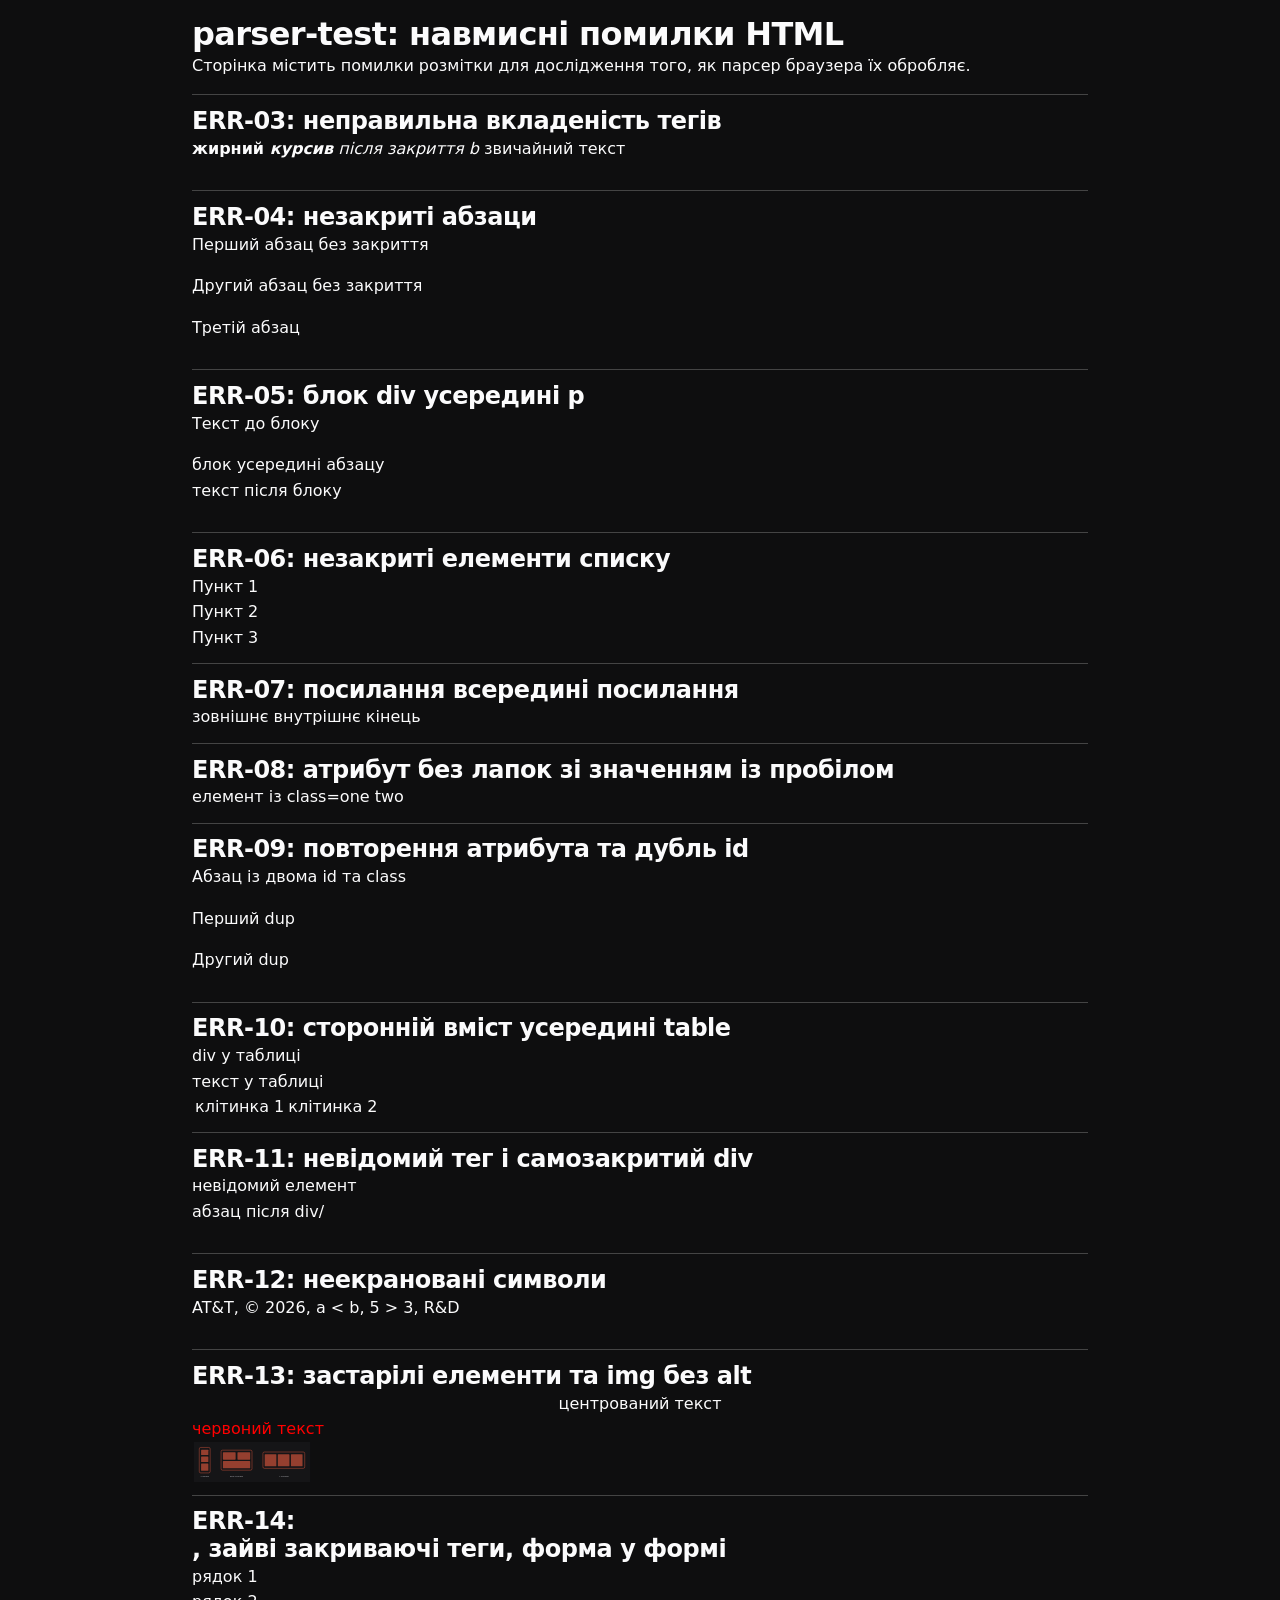
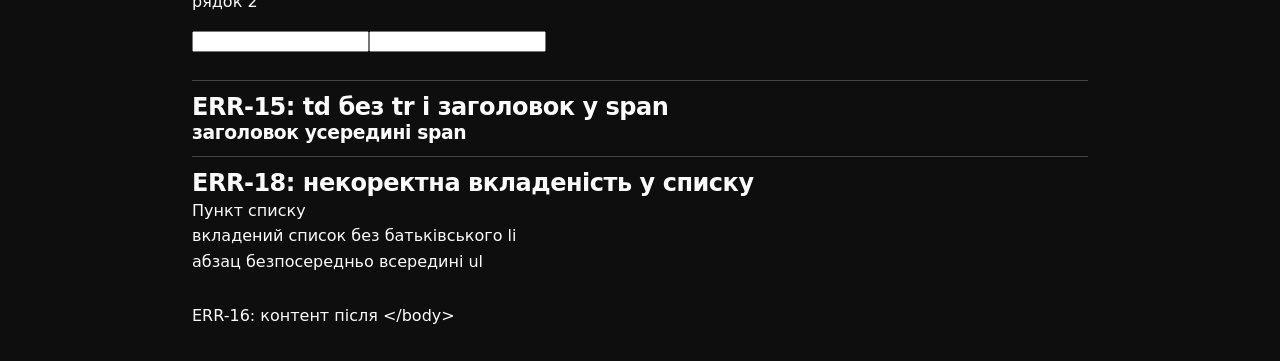
<file: labs/lab3/parser-test.html>
<!-- ERR-01: відсутній <!DOCTYPE html> -> браузер входить у quirks mode -->
<html lang="uk">
<head>
<meta charset="utf-8">
<meta name="viewport" content="width=device-width, initial-scale=1">
<!-- ERR-02: відсутній елемент <title> -->
<link rel="stylesheet" href="../../assets/css/style.css">
<style>body{padding:1rem 2rem;max-width:60rem;margin:auto} section{border-top:1px solid #444;padding:.8rem 0}</style>
</head>
<body>
<h1>parser-test: навмисні помилки HTML</h1>
<p>Сторінка містить помилки розмітки для дослідження того, як парсер браузера їх обробляє.

<section id="t03">
<h2>ERR-03: неправильна вкладеність тегів</h2>
<p><b>жирний <i>курсив</b> після закриття b</i> звичайний текст</p>
</section>

<section id="t04">
<h2>ERR-04: незакриті абзаци</h2>
<p>Перший абзац без закриття
<p>Другий абзац без закриття
<p>Третій абзац
</section>

<section id="t05">
<h2>ERR-05: блок div усередині p</h2>
<p>Текст до блоку <div id="inner-div">блок усередині абзацу</div> текст після блоку</p>
</section>

<section id="t06">
<h2>ERR-06: незакриті елементи списку</h2>
<ul>
<li>Пункт 1
<li>Пункт 2
<li>Пункт 3
</ul>
</section>

<section id="t07">
<h2>ERR-07: посилання всередині посилання</h2>
<a href="#one" id="outer-a">зовнішнє <a href="#two" id="inner-a">внутрішнє</a> кінець</a>
</section>

<section id="t08">
<h2>ERR-08: атрибут без лапок зі значенням із пробілом</h2>
<div class=one two id="unquoted">елемент із class=one two</div>
</section>

<section id="t09">
<h2>ERR-09: повторення атрибута та дубль id</h2>
<p id="first" id="second" class="a" class="b">Абзац із двома id та class</p>
<p id="dup">Перший dup</p>
<p id="dup">Другий dup</p>
</section>

<section id="t10">
<h2>ERR-10: сторонній вміст усередині table</h2>
<table id="bad-table">
<div id="foster-div">div у таблиці</div>
текст у таблиці
<tr><td>клітинка 1<td>клітинка 2</tr>
</table>
</section>

<section id="t11">
<h2>ERR-11: невідомий тег і самозакритий div</h2>
<foo id="unknown">невідомий елемент</foo>
<div id="selfclosed"/>
<p id="after-selfclosed">абзац після div/</p>
</section>

<section id="t12">
<h2>ERR-12: неекрановані символи</h2>
<p id="amp">AT&T, &copy 2026, a < b, 5 > 3, R&D</p>
</section>

<section id="t13">
<h2>ERR-13: застарілі елементи та img без alt</h2>
<center id="center">центрований текст</center>
<font color="red" id="font">червоний текст</font>
<img id="noalt" src="img/breakpoints.svg" width="120" height="40">
</section>

<section id="t14">
<h2>ERR-14: </br>, зайві закриваючі теги, форма у формі</h2>
<p id="brtest">рядок 1</br>рядок 2</p>
</span></div>
<form id="f1"><input name="a"><form id="f2"><input name="b"></form></form>
</section>

<section id="t15">
<h2>ERR-15: td без tr і заголовок у span</h2>
<span id="hspan"><h3 id="h3inspan">заголовок усередині span</h3></span>
</section>

<section id="t18">
<h2>ERR-18: некоректна вкладеність у списку</h2>
<ul id="badlist">
<li>Пункт списку</li>
<ul><li>вкладений список без батьківського li</li></ul>
<p id="p-in-ul">абзац безпосередньо всередині ul</p>
</ul>
</section>

</body>
<p id="after-body">ERR-16: контент після &lt;/body&gt;</p>
<!-- ERR-17: відсутній закриваючий </html> -->
</file>
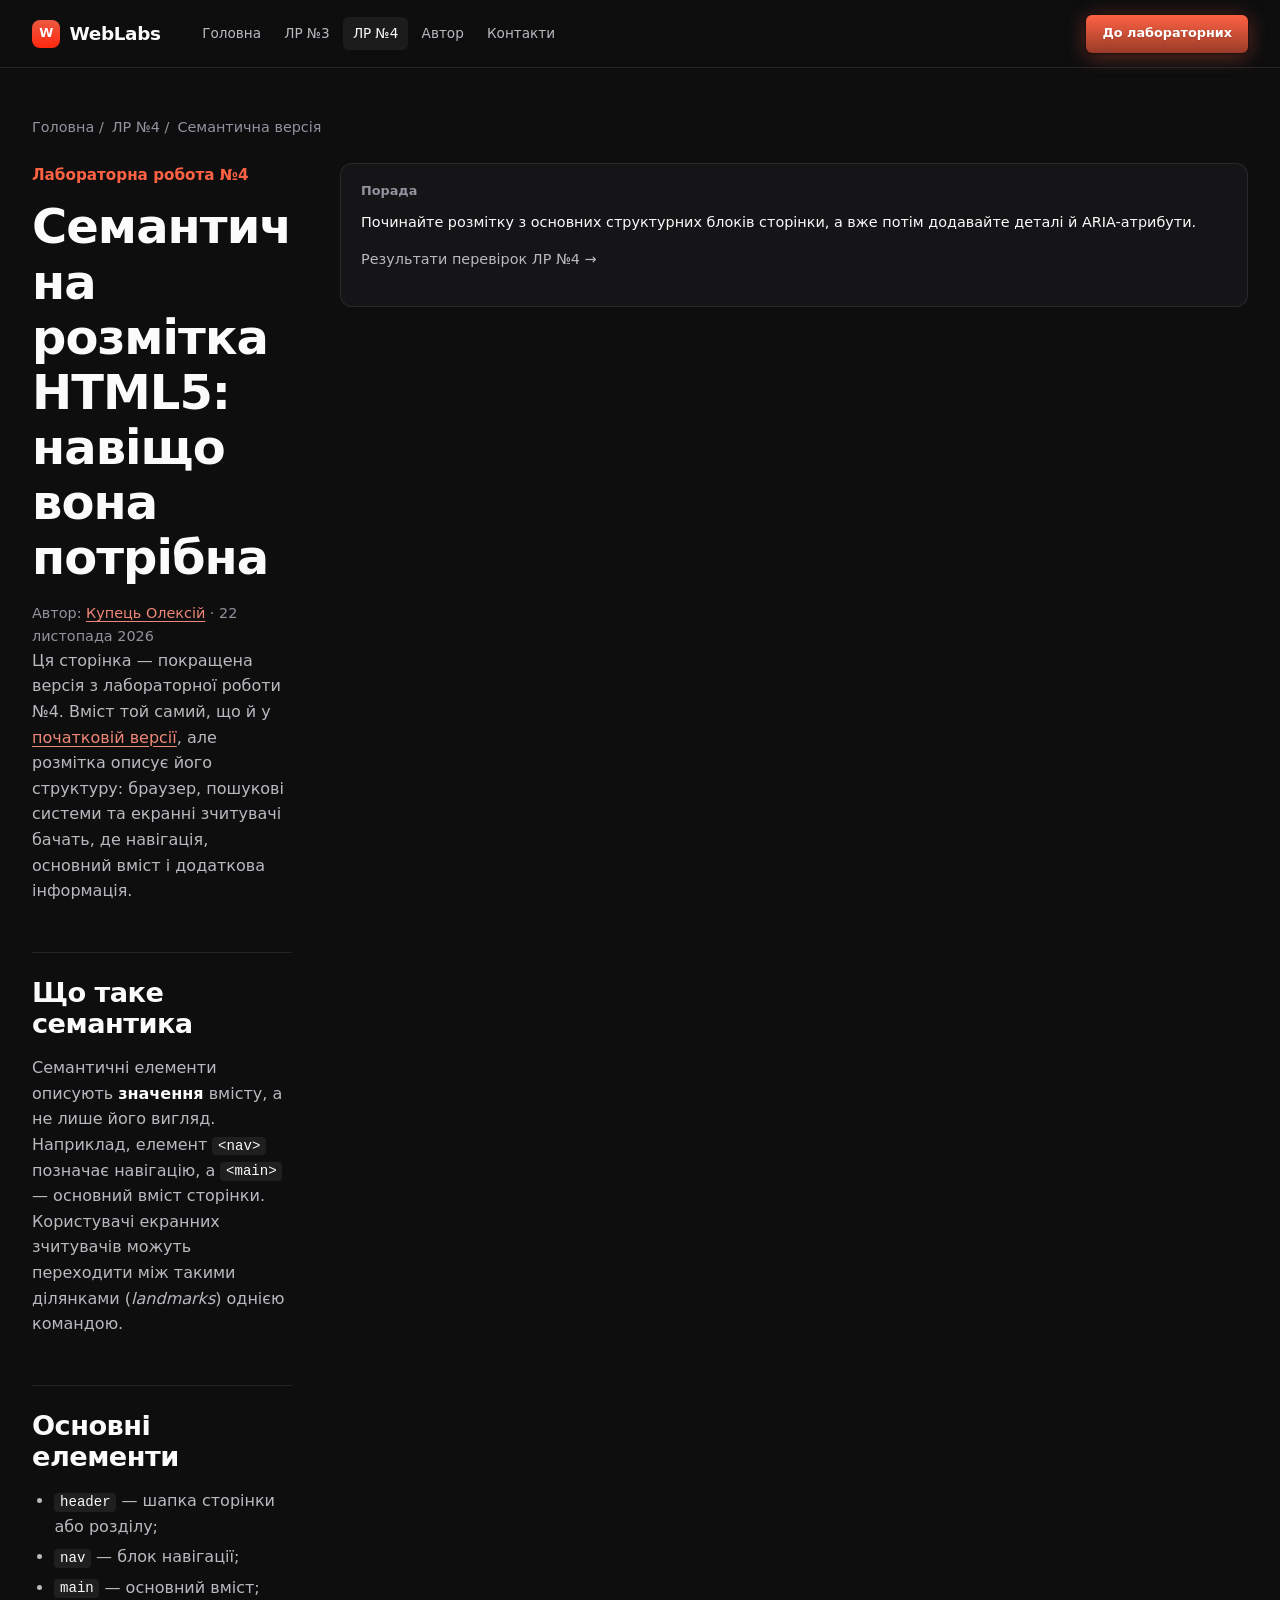
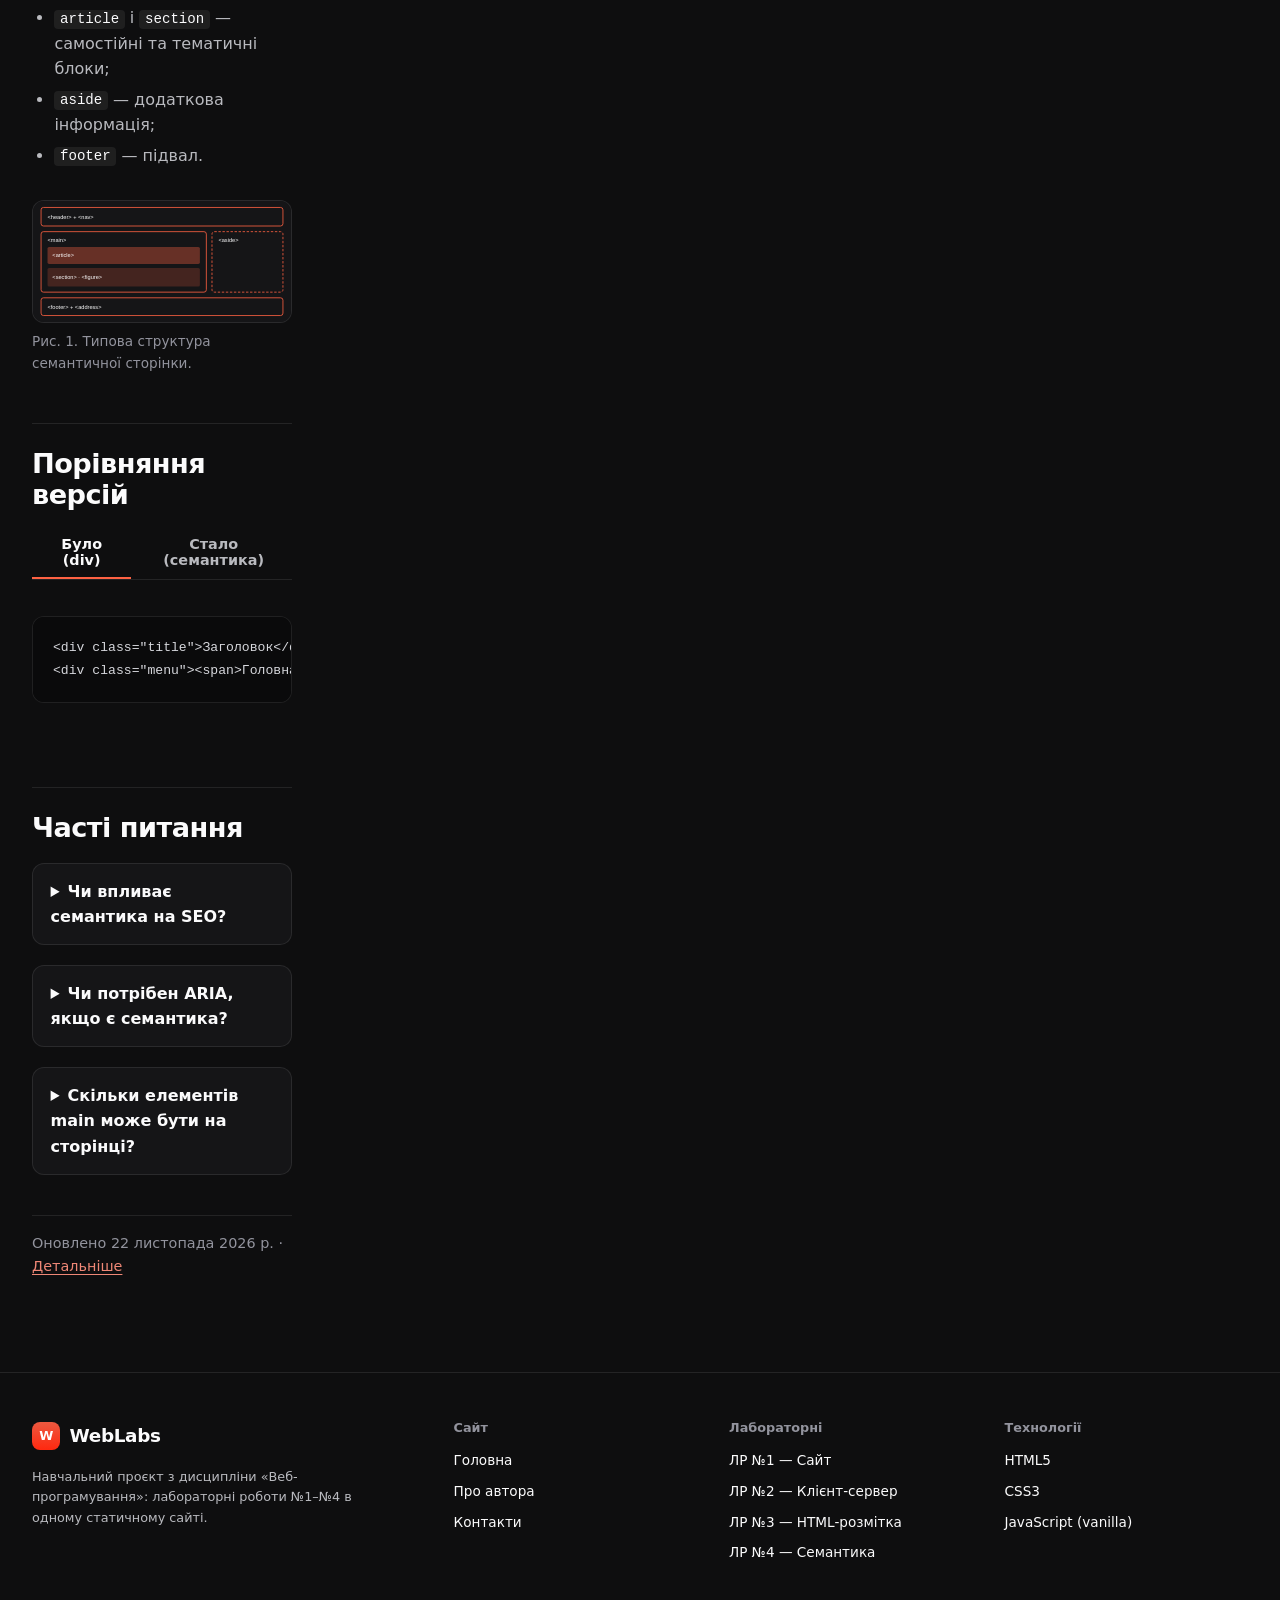
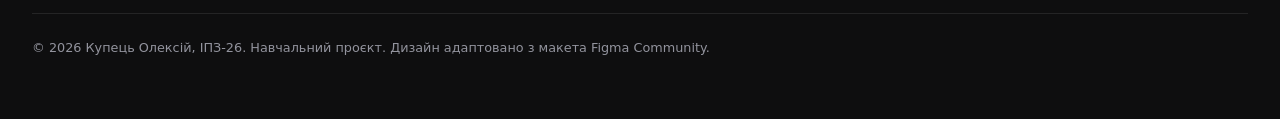
<file: labs/lab4/after.html>
<!DOCTYPE html>
<html lang="uk">
<head>
  <meta charset="utf-8">
  <meta name="viewport" content="width=device-width, initial-scale=1">
  <title>Семантична розмітка HTML5 — ЛР №4 (семантична версія)</title>
  <meta name="description" content="Покращена семантична версія сторінки з ЛР №4: header, nav, main, article, section, aside, figure, details, address, ARIA, JSON-LD.">
  <meta name="theme-color" content="#0e0e0f">
  <link rel="icon" href="../../assets/img/favicon.svg" type="image/svg+xml">
  <link rel="stylesheet" href="../../assets/css/style.css">
  <link rel="stylesheet" href="../../assets/css/article.css">
  <script type="application/ld+json">
{
  "@context": "https://schema.org",
  "@graph": [
    {
      "@type": "WebPage",
      "@id": "https://oleksiikts.github.io/web-course/labs/lab4/after.html#webpage",
      "name": "Семантична розмітка HTML5: навіщо вона потрібна",
      "inLanguage": "uk",
      "isPartOf": {
        "@id": "https://oleksiikts.github.io/web-course/#website"
      },
      "breadcrumb": {
        "@id": "https://oleksiikts.github.io/web-course/labs/lab4/after.html#breadcrumb"
      },
      "mainEntity": {
        "@id": "https://oleksiikts.github.io/web-course/labs/lab4/after.html#article"
      }
    },
    {
      "@type": "WebSite",
      "@id": "https://oleksiikts.github.io/web-course/#website",
      "name": "WebLabs",
      "inLanguage": "uk"
    },
    {
      "@type": "Article",
      "@id": "https://oleksiikts.github.io/web-course/labs/lab4/after.html#article",
      "headline": "Семантична розмітка HTML5: навіщо вона потрібна",
      "inLanguage": "uk",
      "datePublished": "2026-11-22",
      "author": {
        "@type": "Person",
        "name": "Купець Олексій"
      },
      "about": "Семантична розмітка HTML5",
      "mainEntityOfPage": {
        "@id": "https://oleksiikts.github.io/web-course/labs/lab4/after.html#webpage"
      }
    },
    {
      "@type": "BreadcrumbList",
      "@id": "https://oleksiikts.github.io/web-course/labs/lab4/after.html#breadcrumb",
      "itemListElement": [
        {
          "@type": "ListItem",
          "position": 1,
          "name": "Головна",
          "item": "https://oleksiikts.github.io/web-course/index.html"
        },
        {
          "@type": "ListItem",
          "position": 2,
          "name": "ЛР №4",
          "item": "https://oleksiikts.github.io/web-course/labs/lab4/index.html"
        },
        {
          "@type": "ListItem",
          "position": 3,
          "name": "Семантична версія"
        }
      ]
    },
    {
      "@type": "FAQPage",
      "mainEntity": [
        {
          "@type": "Question",
          "name": "Чи впливає семантика на SEO?",
          "acceptedAnswer": {
            "@type": "Answer",
            "text": "Так, пошукові системи краще розуміють структуру сторінки та пріоритет її частин."
          }
        },
        {
          "@type": "Question",
          "name": "Чи потрібен ARIA, якщо є семантика?",
          "acceptedAnswer": {
            "@type": "Answer",
            "text": "Спочатку використовують нативні елементи, а ARIA додають лише там, де їх недостатньо."
          }
        },
        {
          "@type": "Question",
          "name": "Скільки елементів main може бути на сторінці?",
          "acceptedAnswer": {
            "@type": "Answer",
            "text": "Рівно один видимий елемент main, усередині якого заголовки йдуть у логічному порядку."
          }
        }
      ]
    }
  ]
}
  </script>
</head>
<body>
<a class="skip-link" href="#main">Перейти до основного вмісту</a>
<header class="site-header">
  <div class="container">
    <a class="logo" href="../../index.html"><span class="logo-mark" aria-hidden="true">W</span>WebLabs</a>
    <button class="nav-toggle" type="button" aria-expanded="false" aria-controls="primary-nav" aria-label="Меню"><span></span></button>
    <nav class="primary-nav" id="primary-nav" aria-label="Головна навігація">
      <ul class="nav-list"><li><a href="../../index.html">Головна</a></li><li><a href="../../labs/lab3/document.html">ЛР №3</a></li><li><a href="../../labs/lab4/index.html" aria-current="page">ЛР №4</a></li><li><a href="../../about.html">Автор</a></li><li><a href="../../contacts.html">Контакти</a></li></ul>
    </nav>
    <div class="header-actions"><a class="btn btn-primary" href="../../index.html#labs">До лабораторних</a></div>
  </div>
</header>
<main id="main" class="doc">
  <div class="container">
    <nav aria-label="Хлібні крихти" class="byline"><ol style="display:flex;gap:.5rem;flex-wrap:wrap;list-style:none;padding:0;margin:0 0 1.5rem"><li><a href="../../index.html">Головна</a> <span aria-hidden="true">/</span></li><li><a href="index.html">ЛР №4</a> <span aria-hidden="true">/</span></li><li aria-current="page">Семантична версія</li></ol></nav>
    <div class="doc-layout">
      <article class="prose" aria-labelledby="article-title">
        <header>
          <p class="eyebrow">Лабораторна робота №4</p>
          <h1 id="article-title">Семантична розмітка HTML5: навіщо вона потрібна</h1>
          <div class="byline">Автор: <address><a rel="author" href="../../about.html">Купець Олексій</a></address> · <time datetime="2026-11-22">22 листопада 2026</time></div>
        </header>
        <p>Ця сторінка — покращена версія з лабораторної роботи №4. Вміст той самий, що й у <a href="before.html">початковій версії</a>, але розмітка описує його структуру: браузер, пошукові системи та екранні зчитувачі бачать, де навігація, основний вміст і додаткова інформація.</p>
        <section aria-labelledby="what">
          <h2 id="what">Що таке семантика</h2>
          <p>Семантичні елементи описують <strong>значення</strong> вмісту, а не лише його вигляд. Наприклад, елемент <code>&lt;nav&gt;</code> позначає навігацію, а <code>&lt;main&gt;</code> — основний вміст сторінки. Користувачі екранних зчитувачів можуть переходити між такими ділянками (<i lang="en">landmarks</i>) однією командою.</p>
        </section>
        <section aria-labelledby="elements">
          <h2 id="elements">Основні елементи</h2>
          <ul>
            <li><code>header</code> — шапка сторінки або розділу;</li>
            <li><code>nav</code> — блок навігації;</li>
            <li><code>main</code> — основний вміст;</li>
            <li><code>article</code> і <code>section</code> — самостійні та тематичні блоки;</li>
            <li><code>aside</code> — додаткова інформація;</li>
            <li><code>footer</code> — підвал.</li>
          </ul>
          <figure>
            <img src="img/semantic-layout.svg" width="640" height="300" alt="Схема сторінки: зверху header і nav, у центрі main з article та section, праворуч aside, внизу footer">
            <figcaption>Рис. 1. Типова структура семантичної сторінки.</figcaption>
          </figure>
        </section>
        <section aria-labelledby="compare" class="tabs">
          <h2 id="compare">Порівняння версій</h2>
          <div role="tablist" aria-label="Порівняння версій розмітки">
            <button role="tab" id="tab-before" aria-controls="panel-before" aria-selected="true" type="button">Було (div)</button>
            <button role="tab" id="tab-after" aria-controls="panel-after" aria-selected="false" tabindex="-1" type="button">Стало (семантика)</button>
          </div>
          <div role="tabpanel" id="panel-before" aria-labelledby="tab-before">
<pre class="code-block" tabindex="0" role="region" aria-label="Код версії «Було»"><code>&lt;div class="title"&gt;Заголовок&lt;/div&gt;
&lt;div class="menu"&gt;&lt;span&gt;Головна&lt;/span&gt;&lt;/div&gt;</code></pre>
          </div>
          <div role="tabpanel" id="panel-after" aria-labelledby="tab-after" hidden>
<pre class="code-block" tabindex="0" role="region" aria-label="Код версії «Стало»"><code>&lt;h1&gt;Заголовок&lt;/h1&gt;
&lt;nav aria-label="Головна"&gt;&lt;a href="/"&gt;Головна&lt;/a&gt;&lt;/nav&gt;</code></pre>
          </div>
        </section>
        <section aria-labelledby="faq">
          <h2 id="faq">Часті питання</h2>
          <details>
            <summary>Чи впливає семантика на SEO?</summary>
            <p>Так, пошукові системи краще розуміють структуру сторінки та пріоритет її частин.</p>
          </details>
          <details>
            <summary>Чи потрібен ARIA, якщо є семантика?</summary>
            <p>Спочатку використовують нативні елементи, а ARIA додають лише там, де їх недостатньо.</p>
          </details>
          <details>
            <summary>Скільки елементів main може бути на сторінці?</summary>
            <p>Рівно один видимий елемент main, усередині якого заголовки йдуть у логічному порядку.</p>
          </details>
        </section>
        <footer class="article-footer">
          <p>Оновлено <time datetime="2026-11-22">22 листопада 2026&nbsp;р.</time> · <a href="../../about.html">Детальніше<span class="visually-hidden"> про автора статті</span></a></p>
        </footer>
      </article>
      <aside class="doc-toc" aria-labelledby="aside-title">
        <h2 id="aside-title">Порада</h2>
        <p>Починайте розмітку з основних структурних блоків сторінки, а вже потім додавайте деталі й ARIA-атрибути.</p>
        <p><a href="index.html">Результати перевірок ЛР №4 →</a></p>
      </aside>
    </div>
  </div>
</main>
<script src="../../assets/js/tabs.js" defer></script>
<footer class="site-footer">
  <div class="container">
    <div class="footer-grid">
      <div>
        <a class="logo" href="../../index.html"><span class="logo-mark" aria-hidden="true">W</span>WebLabs</a>
        <p class="footer-note">Навчальний проєкт з дисципліни «Веб-програмування»: лабораторні роботи №1–№4 в одному статичному сайті.</p>
      </div>
      <div><h2>Сайт</h2><ul><li><a href="../../index.html">Головна</a></li><li><a href="../../about.html">Про автора</a></li><li><a href="../../contacts.html">Контакти</a></li></ul></div>
      <div><h2>Лабораторні</h2><ul><li><a href="../../index.html#labs">ЛР №1 — Сайт</a></li><li>ЛР №2 — Клієнт-сервер</li><li><a href="../../labs/lab3/document.html">ЛР №3 — HTML-розмітка</a></li><li><a href="../../labs/lab4/index.html">ЛР №4 — Семантика</a></li></ul></div>
      <div><h2>Технології</h2><ul><li>HTML5</li><li>CSS3</li><li>JavaScript (vanilla)</li></ul></div>
    </div>
    <p class="copyright">© <time id="year" datetime="2026">2026</time> Купець Олексій, ІПЗ-26. Навчальний проєкт. Дизайн адаптовано з макета Figma Community.</p>
  </div>
</footer>
<script src="../../assets/js/main.js" defer></script>
</body>
</html>
</file>
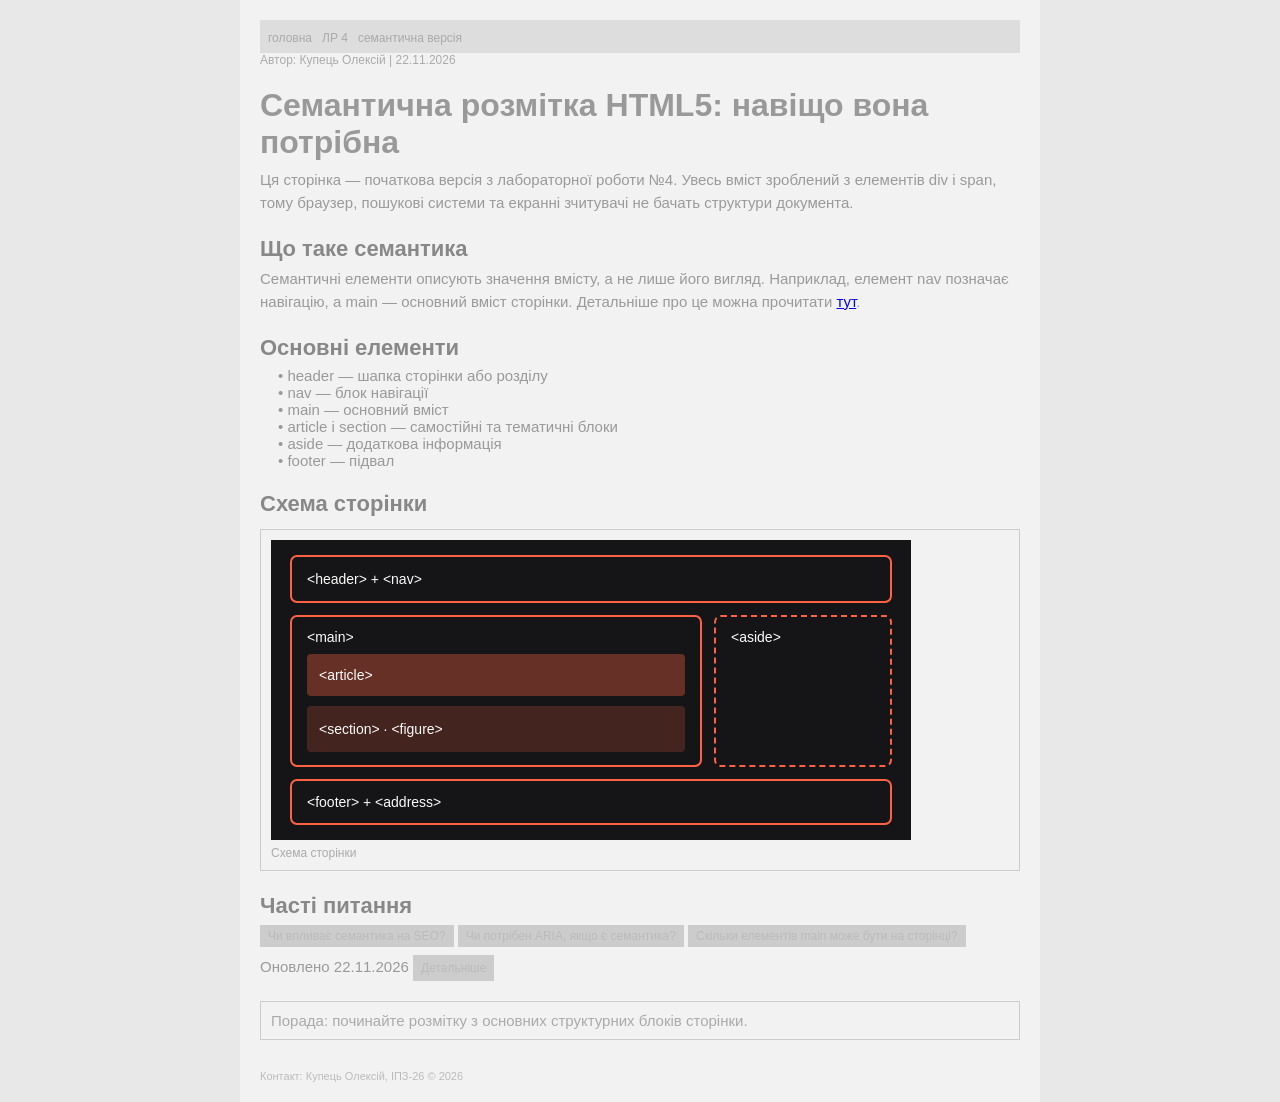
<file: labs/lab4/before.html>
<!DOCTYPE html>
<html>
<head>
<meta charset="utf-8">
<meta name="viewport" content="width=device-width, initial-scale=1">
<title>Сторінка</title>
<link rel="icon" href="../../assets/img/favicon.svg" type="image/svg+xml">
<link rel="stylesheet" href="before.css">
</head>
<body>
<div class="wrapper">
  <div class="topbar"><a href="../../index.html">головна</a><a href="index.html">ЛР 4</a><a href="after.html">семантична версія</a></div>
  <div class="meta"><span>Автор: Купець Олексій</span> | <span>22.11.2026</span></div>
  <div class="big-title">Семантична розмітка HTML5: навіщо вона потрібна</div>
  <div class="text">Ця сторінка — початкова версія з лабораторної роботи №4. Увесь вміст зроблений з елементів div і span, тому браузер, пошукові системи та екранні зчитувачі не бачать структури документа.</div>
  <div class="sub-title">Що таке семантика</div>
  <div class="text">Семантичні елементи описують <span>значення</span> вмісту, а не лише його вигляд. Наприклад, елемент nav позначає навігацію, а main — основний вміст сторінки. Детальніше про це можна прочитати <a href="after.html">тут</a>.</div>
  <div class="sub-title">Основні елементи</div>
  <div class="item">• header — шапка сторінки або розділу</div>
  <div class="item">• nav — блок навігації</div>
  <div class="item">• main — основний вміст</div>
  <div class="item">• article і section — самостійні та тематичні блоки</div>
  <div class="item">• aside — додаткова інформація</div>
  <div class="item">• footer — підвал</div>
  <div class="sub-title">Схема сторінки</div>
  <div class="box"><img src="img/semantic-layout.svg" width="640" height="300" style="max-width:100%;height:auto"><br><span class="meta">Схема сторінки</span></div>
  <div class="sub-title">Часті питання</div>
  <div class="fake-btn" onclick="document.getElementById('a1').style.display='block'">Чи впливає семантика на SEO?</div>
  <div class="hidden-answer" id="a1">Так, пошукові системи краще розуміють структуру сторінки та пріоритет її частин.</div>
  <div class="fake-btn" onclick="document.getElementById('a2').style.display='block'">Чи потрібен ARIA, якщо є семантика?</div>
  <div class="hidden-answer" id="a2">Спочатку використовують нативні елементи, а ARIA додають лише там, де їх недостатньо.</div>
  <div class="fake-btn" onclick="document.getElementById('a3').style.display='block'">Скільки елементів main може бути на сторінці?</div>
  <div class="hidden-answer" id="a3">Рівно один видимий елемент main, усередині якого заголовки йдуть у логічному порядку.</div>
  <div class="text"><span>Оновлено 22.11.2026</span> <span class="fake-btn" onclick="location='../../about.html'">Детальніше</span></div>
  <div class="box"><span>Порада:</span> починайте розмітку з основних структурних блоків сторінки.</div>
  <div class="foot"><span>Контакт: Купець Олексій, ІПЗ-26</span> <span>© 2026</span></div>
</div>
</body>
</html>
</file>
<file: assets/css/style.css>
/* ==========================================================================
   Веб-програмування — спільні стилі для всіх лабораторних
   Дизайн адаптовано з Figma Community (темна тема, акцент #ff6243, шрифт Inter)
   ========================================================================== */

/* ---------- Design tokens ---------- */
:root {
  --bg: #0e0e0f;
  --bg-elevated: #151517;
  --surface: #1a1a1d;
  --border: rgba(255, 255, 255, 0.09);
  --border-strong: rgba(255, 255, 255, 0.16);
  --text: #fbfbfc;
  --text-muted: #b9babf;
  --text-dim: #92939d;
  --accent: #ff6243;
  --accent-light: #ef8776;
  --accent-dark: #ec5940;
  --accent-deep: #ff280f;
  --success: #3ecf8e;

  --font-sans: "Inter", system-ui, -apple-system, "Segoe UI", Roboto, Arial, sans-serif;
  --font-mono: ui-monospace, "SFMono-Regular", Menlo, Consolas, monospace;

  --radius-sm: 6px;
  --radius-md: 12px;
  --radius-lg: 20px;
  --container: 1216px;
  --header-h: 68px;

  --shadow-accent: 0 0 0 1px rgba(0, 0, 0, 0.2), 0 1px 4px rgba(0, 0, 0, 0.5),
    0 3px 20px rgba(255, 100, 69, 0.4);
}

/* ---------- Reset / base ---------- */
*, *::before, *::after { box-sizing: border-box; }
html { scroll-behavior: smooth; scroll-padding-top: calc(var(--header-h) + 16px); }
body {
  margin: 0;
  background: var(--bg);
  color: var(--text);
  font-family: var(--font-sans);
  font-size: 1rem;
  line-height: 1.6;
  -webkit-font-smoothing: antialiased;
}
img, svg { max-width: 100%; display: block; }
a { color: inherit; text-decoration: none; }
p { margin: 0 0 1em; }
h1, h2, h3, h4 { margin: 0; line-height: 1.15; letter-spacing: -0.02em; }
ul { margin: 0; padding: 0; list-style: none; }
:focus-visible { outline: 2px solid var(--accent); outline-offset: 3px; border-radius: 4px; }

.container { width: min(100% - 2rem, var(--container)); margin-inline: auto; }
.visually-hidden {
  position: absolute; width: 1px; height: 1px; margin: -1px; padding: 0;
  overflow: hidden; clip-path: inset(50%); white-space: nowrap; border: 0;
}
.visually-hidden.focusable:focus, .visually-hidden.focusable:focus-visible {
  position: static; width: auto; height: auto; margin: 0; clip-path: none; white-space: normal;
}
.skip-link {
  position: absolute; left: 1rem; top: -4rem; z-index: 200;
  background: var(--accent); color: #fff; padding: .6rem 1rem; border-radius: var(--radius-sm);
  font-weight: 600; transition: top .15s;
}
.skip-link:focus { top: 1rem; }

/* ---------- Typography helpers ---------- */
.eyebrow { color: var(--accent); font-size: .95rem; font-weight: 600; margin-bottom: .75rem; }
.title-xl { font-size: clamp(2.25rem, 6vw, 3.9rem); font-weight: 600; letter-spacing: -0.035em; line-height: 1.14; }
.title-lg { font-size: clamp(1.8rem, 4vw, 2.9rem); font-weight: 600; letter-spacing: -0.03em; line-height: 1.2; }
.lead { color: var(--text-muted); font-size: 1.1rem; line-height: 1.8; max-width: 38rem; }
.accent-text {
  background: linear-gradient(180deg, var(--accent-dark), var(--accent-deep));
  -webkit-background-clip: text; background-clip: text; color: transparent;
}
.text-center { text-align: center; }
.text-center .lead { margin-inline: auto; }

/* ---------- Buttons ---------- */
.btn {
  display: inline-flex; align-items: center; justify-content: center; gap: .5rem;
  height: 38px; padding: 0 1rem; border-radius: var(--radius-sm);
  font: 600 .8rem/1 var(--font-sans); cursor: pointer; border: 0;
  transition: transform .15s, filter .15s, background .15s;
}
.btn:hover { transform: translateY(-1px); }
.btn-primary {
  color: #fff; box-shadow: var(--shadow-accent); text-shadow: 0 1px 2px rgba(0, 0, 0, .15);
  background: linear-gradient(180deg, rgba(0,0,0,0), rgba(0,0,0,.4)), var(--accent);
}
.btn-primary:hover { filter: brightness(1.08); }
.btn-ghost { color: var(--text); background: rgba(255,255,255,.02); box-shadow: 0 0 0 1px var(--border-strong); }
.btn-ghost:hover { background: rgba(255,255,255,.07); }
.btn-lg { height: 44px; padding: 0 1.4rem; font-size: .9rem; }

/* ---------- Header / nav ---------- */
.site-header {
  position: sticky; top: 0; z-index: 100; height: var(--header-h);
  background: linear-gradient(180deg, rgba(14,14,15,.96), rgba(14,14,15,.8));
  backdrop-filter: blur(10px); border-bottom: 1px solid var(--border);
}
.site-header .container { height: 100%; display: flex; align-items: center; gap: 2rem; }
.logo { display: inline-flex; align-items: center; gap: .6rem; font-weight: 700; font-size: 1.15rem; letter-spacing: -0.02em; }
.logo-mark {
  width: 28px; height: 28px; border-radius: 8px; display: grid; place-items: center;
  background: linear-gradient(180deg, var(--accent-dark), var(--accent-deep)); color: #fff; font-size: .8rem;
}
.nav-list { display: flex; gap: .25rem; }
.nav-list a {
  display: block; padding: .35rem .6rem; border-radius: var(--radius-sm);
  font-size: .85rem; font-weight: 500; color: var(--text-muted); transition: color .15s, background .15s;
}
.nav-list a:hover, .nav-list a[aria-current="page"] { color: var(--text); background: rgba(255,255,255,.06); }
.header-actions { margin-left: auto; display: flex; gap: .75rem; }
.nav-toggle {
  display: none; margin-left: auto; width: 40px; height: 40px; border-radius: var(--radius-sm);
  background: transparent; border: 1px solid var(--border-strong); color: var(--text); cursor: pointer;
}
.nav-toggle span, .nav-toggle span::before, .nav-toggle span::after {
  display: block; width: 18px; height: 2px; background: currentColor; position: relative; margin: auto; transition: .2s;
}
.nav-toggle span::before, .nav-toggle span::after { content: ""; position: absolute; left: 0; }
.nav-toggle span::before { top: -6px; } .nav-toggle span::after { top: 6px; }

/* ---------- Hero ---------- */
.hero { position: relative; padding: 5.5rem 0 4rem; text-align: center; overflow: hidden; isolation: isolate; }
.hero::before {
  content: ""; position: absolute; inset: -20% 0 auto; height: 520px; z-index: -1;
  background: radial-gradient(ellipse at 50% 0%, rgba(255,98,67,.28), transparent 62%);
}
.hero .lead { margin: 1.5rem auto 2rem; }
.hero-actions { display: flex; gap: 1rem; justify-content: center; flex-wrap: wrap; }

.stats { display: grid; grid-template-columns: repeat(3, 1fr); gap: 1rem; margin-top: 4rem; }
.stat { display: flex; flex-direction: column-reverse; padding: 1.25rem; border: 1px solid var(--border); border-radius: var(--radius-md); background: var(--bg-elevated); }
.stat-value { margin: 0; font-size: 1.9rem; font-weight: 600; letter-spacing: -0.03em; }
.stat-label { color: var(--text-dim); font-size: .85rem; }

/* ---------- Sections / cards ---------- */
.section { padding: 5rem 0; border-top: 1px solid var(--border); }
.section-head { margin-bottom: 3rem; }
.card-grid { display: grid; gap: 1rem; grid-template-columns: repeat(4, 1fr); }
.card {
  position: relative; display: flex; flex-direction: column; gap: .6rem; padding: 1.5rem;
  background: var(--bg-elevated); border: 1px solid var(--border); border-radius: var(--radius-md);
  transition: border-color .2s, transform .2s, background .2s;
}
a.card:hover { border-color: rgba(255,98,67,.5); transform: translateY(-3px); background: var(--surface); }
.card-icon {
  width: 44px; height: 44px; border-radius: 10px; display: grid; place-items: center;
  color: var(--accent); background: rgba(255,98,67,.1); border: 1px solid rgba(255,98,67,.25);
  font-weight: 700;
}
.card h3 { font-size: 1.05rem; letter-spacing: -0.01em; }
.card p { color: var(--text-muted); font-size: .9rem; margin: 0; }
.badge {
  align-self: flex-start; margin-top: auto; font-size: .72rem; font-weight: 600; padding: .2rem .55rem;
  border-radius: 999px; border: 1px solid var(--border-strong); color: var(--text-dim);
}
.badge-ok { color: var(--success); border-color: rgba(62,207,142,.4); }
.badge-todo { color: var(--accent-light); border-color: rgba(255,98,67,.35); }

.split { display: grid; grid-template-columns: 1fr 1fr; gap: 3rem; align-items: center; }
.panel { padding: 2rem; border-radius: var(--radius-lg); border: 1px solid var(--border); background: var(--bg-elevated); }
.facts { display: grid; gap: .9rem; }
.facts div { display: flex; justify-content: space-between; gap: 1rem; padding-bottom: .9rem; border-bottom: 1px solid var(--border); font-size: .92rem; }
.facts dt { color: var(--text-dim); }
.facts dd { margin: 0; font-weight: 500; text-align: right; }
.placeholder { color: var(--accent-light); font-style: italic; }

.code-block {
  font: .82rem/1.7 var(--font-mono); padding: 1.25rem; border-radius: var(--radius-md); overflow-x: auto;
  background: #0a0a0b; border: 1px solid var(--border); color: #d6d7dc;
}

/* ---------- CTA / footer ---------- */
.cta {
  margin: 0 auto 4rem; padding: 4rem 1.5rem; text-align: center; border-radius: var(--radius-lg);
  background: linear-gradient(180deg, #ff6a4a, #d9381f); box-shadow: 0 20px 60px rgba(255,98,67,.2);
}
.cta p { color: rgba(255,255,255,.88); margin: 1rem 0 1.75rem; }
.cta .btn { background: #fff; color: #1a0a06; box-shadow: none; text-shadow: none; }
.site-footer { border-top: 1px solid var(--border); padding: 3rem 0; }
.footer-grid { display: grid; grid-template-columns: 1.6fr repeat(3, 1fr); gap: 2rem; }
.footer-grid h2 { font-size: .8rem; color: var(--text-dim); font-weight: 600; letter-spacing: 0; margin-bottom: .9rem; }
.footer-grid li { margin-bottom: .55rem; font-size: .85rem; }
.footer-grid a:hover { color: var(--accent-light); }
.footer-note { color: var(--text-muted); font-size: .8rem; max-width: 22rem; margin-top: 1rem; }
.copyright { margin-top: 2.5rem; padding-top: 1.5rem; border-top: 1px solid var(--border); color: var(--text-dim); font-size: .8rem; }

/* ---------- Reveal animation ---------- */
.reveal { opacity: 0; transform: translateY(16px); transition: opacity .6s, transform .6s; }
.reveal.is-visible { opacity: 1; transform: none; }
@media (prefers-reduced-motion: reduce) {
  html { scroll-behavior: auto; }
  .reveal { opacity: 1; transform: none; transition: none; }
  * { animation: none !important; }
}

/* ---------- Responsive ---------- */
@media (max-width: 1024px) { .card-grid { grid-template-columns: repeat(2, 1fr); } }
@media (max-width: 860px) {
  .nav-toggle { display: block; }
  .header-actions { display: none; }
  .primary-nav {
    position: absolute; inset: var(--header-h) 0 auto 0; background: var(--bg); border-bottom: 1px solid var(--border);
    padding: 1rem; display: none;
  }
  .primary-nav.is-open { display: block; }
  .nav-list { flex-direction: column; }
  .nav-list a { padding: .8rem .75rem; font-size: 1rem; }
  .split { grid-template-columns: 1fr; gap: 2rem; }
  .footer-grid { grid-template-columns: 1fr 1fr; }
}
@media (max-width: 560px) {
  .hero { padding: 3.5rem 0 2.5rem; }
  .stats { grid-template-columns: 1fr; }
  .card-grid { grid-template-columns: 1fr; }
  .section { padding: 3.5rem 0; }
  .footer-grid { grid-template-columns: 1fr; }
}

/* Посилання-заголовки карток */
.card h3 a::after { content: ""; position: absolute; inset: 0; }
.card h3 a:hover { color: var(--accent-light); }

/* Запобігає розпиранню grid-колонок довгим вмістом (код, таблиці) */
.split > * { min-width: 0; }

/* Theme/about blocks (ЛР №1) */
.title-md { font-size: 1.25rem; line-height: 1.3; margin: 0 0 1rem; }
.check-list { list-style: none; margin: 0; padding: 0; display: grid; gap: .75rem; }
.check-list li { position: relative; padding-left: 1.75rem; color: var(--text-muted, #b3b3b3); }
.check-list li::before { content: "✓"; position: absolute; left: 0; color: var(--accent); font-weight: 700; }
.prose-block { max-width: 72ch; }
.prose-block p { margin: 0 0 1rem; color: var(--text-muted, #b3b3b3); line-height: 1.7; }
address { font-style: normal; }
.title-lg + .lead, .title-lg + p { margin-top: 1rem; }

.article-footer { margin-top: 2.5rem; padding-top: 1rem; border-top: 1px solid var(--border); font-size: .9rem; color: var(--text-dim); }
</file>
<file: assets/css/article.css>
/* Типографіка навчальних документів (ЛР №3, №4) */
.doc { padding: 3rem 0 5rem; }
.doc-layout { display: grid; grid-template-columns: 260px minmax(0, 1fr); gap: 3rem; align-items: start; }
.doc-toc { position: sticky; top: calc(var(--header-h) + 1.5rem); padding: 1.25rem; border: 1px solid var(--border); border-radius: var(--radius-md); background: var(--bg-elevated); font-size: .9rem; }
.doc-toc h2 { font-size: .8rem; color: var(--text-dim); margin-bottom: .75rem; letter-spacing: 0; }
.doc-toc ol { padding-left: 1.1rem; margin: 0; }
.doc-toc li { margin: .35rem 0; }
.doc-toc a { color: var(--text-muted); } .doc-toc a:hover { color: var(--accent-light); }
.prose { max-width: 46rem; color: var(--text-muted); }
.prose h1 { color: var(--text); font-size: clamp(2rem, 5vw, 3rem); margin-bottom: 1rem; }
.prose h2 { color: var(--text); font-size: 1.7rem; margin: 3rem 0 1rem; padding-top: 1.5rem; border-top: 1px solid var(--border); }
.prose h3 { color: var(--text); font-size: 1.25rem; margin: 2rem 0 .75rem; }
.prose h4 { color: var(--text); font-size: 1.05rem; margin: 1.5rem 0 .5rem; }
.prose h5, .prose h6 { color: var(--text-muted); font-size: .9rem; margin: 1.25rem 0 .4rem; }
.prose strong { color: var(--text); }
.prose a { color: var(--accent-light); text-decoration: underline; text-underline-offset: 3px; }
.prose mark { background: rgba(255, 98, 67, .25); color: var(--text); padding: 0 .2em; border-radius: 3px; }
.prose abbr[title] { text-decoration: underline dotted; cursor: help; }
.prose ul, .prose ol { padding-left: 1.4rem; margin: 0 0 1em; }
.prose ul { list-style: disc; } .prose ol { list-style: decimal; }
.prose li { margin: .3rem 0; } .prose li > ul, .prose li > ol { margin: .3rem 0 0; }
.prose ul ul { list-style: circle; } .prose ul ul ul { list-style: square; }
.prose dt { color: var(--text); font-weight: 600; margin-top: .9rem; } .prose dd { margin: .2rem 0 0 1.2rem; }
.prose blockquote { margin: 1.5rem 0; padding: 1rem 1.25rem; border-left: 3px solid var(--accent); background: var(--bg-elevated); border-radius: 0 var(--radius-md) var(--radius-md) 0; }
.prose blockquote p { margin: 0 0 .5rem; color: var(--text); } .prose blockquote footer { color: var(--text-dim); font-size: .85rem; border: 0; padding: 0; }
.prose :not(pre) > code, .prose kbd, .prose samp, .prose var { font-family: var(--font-mono); font-size: .88em; padding: .1em .4em; border-radius: 4px; background: rgba(255,255,255,.07); color: var(--text); }
.prose kbd { border: 1px solid var(--border-strong); border-bottom-width: 2px; }
.prose pre { margin: 1.25rem 0; }
.prose figure { margin: 2rem 0; } .prose figcaption { color: var(--text-dim); font-size: .85rem; margin-top: .6rem; }
.prose figure img, .prose figure svg { width: 100%; height: auto; border: 1px solid var(--border); border-radius: var(--radius-md); background: var(--bg-elevated); }
.table-wrap { overflow-x: auto; margin: 1.5rem 0; border: 1px solid var(--border); border-radius: var(--radius-md); }
.prose table { width: 100%; border-collapse: collapse; font-size: .9rem; min-width: 32rem; }
.prose caption { caption-side: top; text-align: left; padding: .8rem 1rem; color: var(--text-dim); font-size: .85rem; }
.prose th, .prose td { padding: .65rem 1rem; text-align: left; border-top: 1px solid var(--border); vertical-align: top; }
.prose thead th { color: var(--text); background: var(--bg-elevated); }
.prose tfoot td { color: var(--text-dim); }
.prose details { margin: 1.25rem 0; padding: .9rem 1.1rem; border: 1px solid var(--border); border-radius: var(--radius-md); background: var(--bg-elevated); }
.prose summary { cursor: pointer; color: var(--text); font-weight: 600; }
.prose hr { border: 0; border-top: 1px solid var(--border); margin: 2.5rem 0; }
.prose small { color: var(--text-dim); }
.back-top { display: inline-block; margin-top: .5rem; font-size: .85rem; }
.fn-ref a { text-decoration: none; }
@media (max-width: 900px) { .doc-layout { grid-template-columns: 1fr; gap: 1.5rem; } .doc-toc { position: static; } }

/* Вкладки (ЛР №4) */
.tabs [role="tablist"] { display: flex; gap: .25rem; border-bottom: 1px solid var(--border); }
.tabs [role="tab"] { padding: .6rem 1rem; background: none; border: 0; border-bottom: 2px solid transparent; color: var(--text-muted); font: 600 .9rem var(--font-sans); cursor: pointer; }
.tabs [role="tab"][aria-selected="true"] { color: var(--text); border-bottom-color: var(--accent); }
.tabs [role="tabpanel"] { padding: 1rem 0; }
.aside-note { margin: 1.5rem 0; padding: 1rem 1.25rem; border: 1px dashed var(--border-strong); border-radius: var(--radius-md); }
.aside-note h2, .aside-note h3 { margin: 0 0 .4rem; padding: 0; border: 0; font-size: 1rem; }
.byline { color: var(--text-dim); font-size: .9rem; }
.byline address { display: inline; font-style: normal; }

/* Не даємо вмісту (код, таблиці, довгі слова) розпирати сітку */
.doc-layout > *, .prose { min-width: 0; }
.doc-layout { grid-template-columns: 260px minmax(0, 1fr); }
@media (max-width: 900px) { .doc-layout { grid-template-columns: minmax(0, 1fr); } }
.prose { overflow-wrap: break-word; }
.prose pre { max-width: 100%; overflow-x: auto; }

/* ЛР №3: зміст із підрозділами та зворотні посилання */
.doc-toc { max-height: calc(100vh - var(--header-h) - 3rem); overflow-y: auto; }
.doc-toc ol ol { margin-top: .25rem; font-size: .85rem; }
.back-toc { margin-top: 1.5rem; font-size: .85rem; }
.prose figure > blockquote { margin: 0; }
.prose figure > figcaption { margin-top: .5rem; color: var(--text-dim); font-size: .85rem; }
@media (max-width: 900px) { .doc-toc { max-height: none; } }
.doc-head { max-width: 72ch; margin: 0 0 2rem; }
.doc-head h1 { font-size: clamp(1.8rem, 4vw, 2.8rem); line-height: 1.15; letter-spacing: -0.02em; margin: .25rem 0 .75rem; }
.doc-head small { color: var(--text-dim); }
</file>
<file: labs/lab4/before.css>
/* Початкова НЕсемантична версія: навмисно погана доступність (для порівняння в ЛР №4) */
body { margin: 0; background: #e8e8e8; font-family: Arial, sans-serif; font-size: 15px; }
.wrapper { max-width: 760px; margin: 0 auto; background: #f2f2f2; padding: 20px; }
.topbar { background: #ddd; padding: 8px; }
.topbar a { color: #aaa; margin-right: 10px; font-size: 12px; text-decoration: none; }
.big-title { font-size: 32px; font-weight: bold; color: #999; margin: 20px 0 8px; }
.sub-title { font-size: 22px; font-weight: bold; color: #888; margin: 22px 0 6px; }
.text { color: #9a9a9a; line-height: 1.5; margin-bottom: 10px; }
.meta { font-size: 12px; color: #aaa; }
.item { margin-left: 18px; color: #999; }
.code { font-family: monospace; background: #ddd; color: #aaa; padding: 8px; white-space: pre-wrap; }
.box { border: 1px solid #ccc; padding: 10px; margin: 12px 0; color: #aaa; }
.fake-btn { display: inline-block; background: #ccc; color: #bbb; padding: 4px 8px; font-size: 12px; cursor: pointer; margin-bottom: 8px; }
.hidden-answer { display: none; color: #999; margin-bottom: 8px; }
.foot { margin-top: 30px; font-size: 11px; color: #bbb; }
</file>
